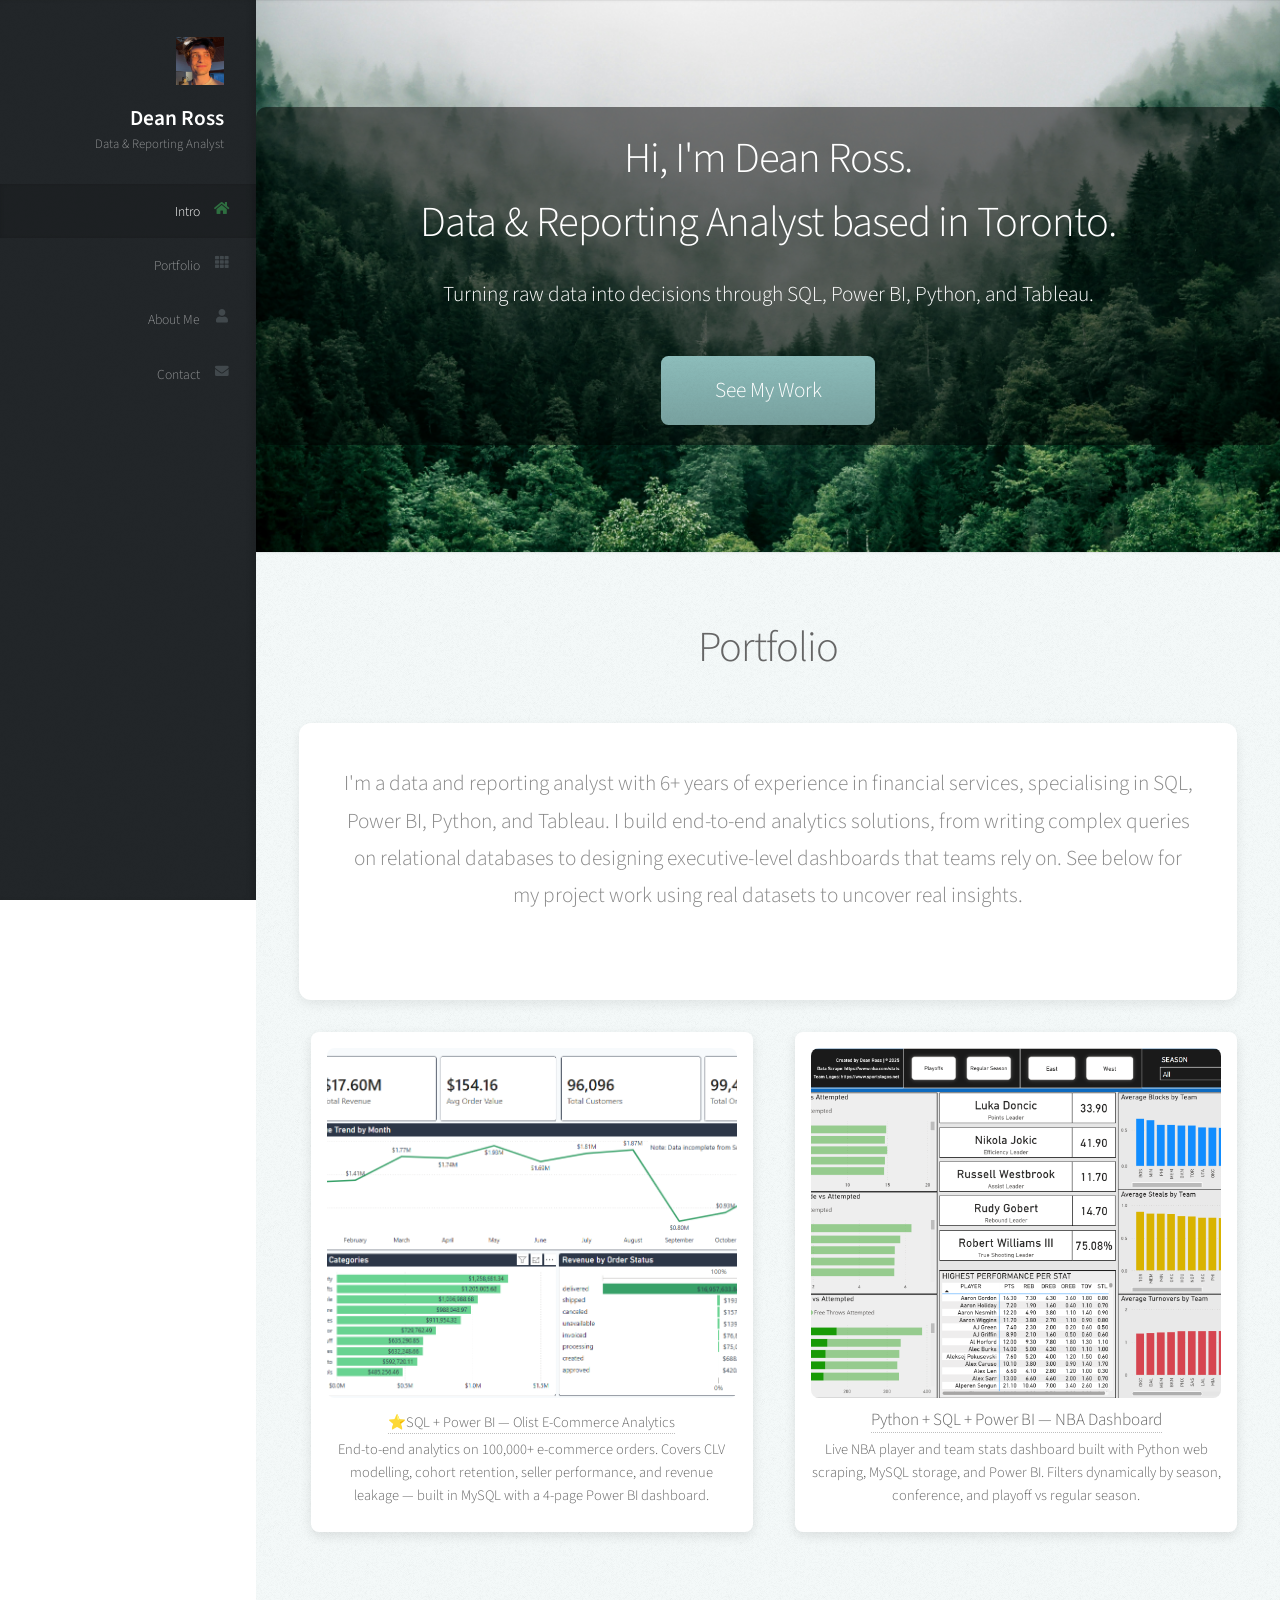
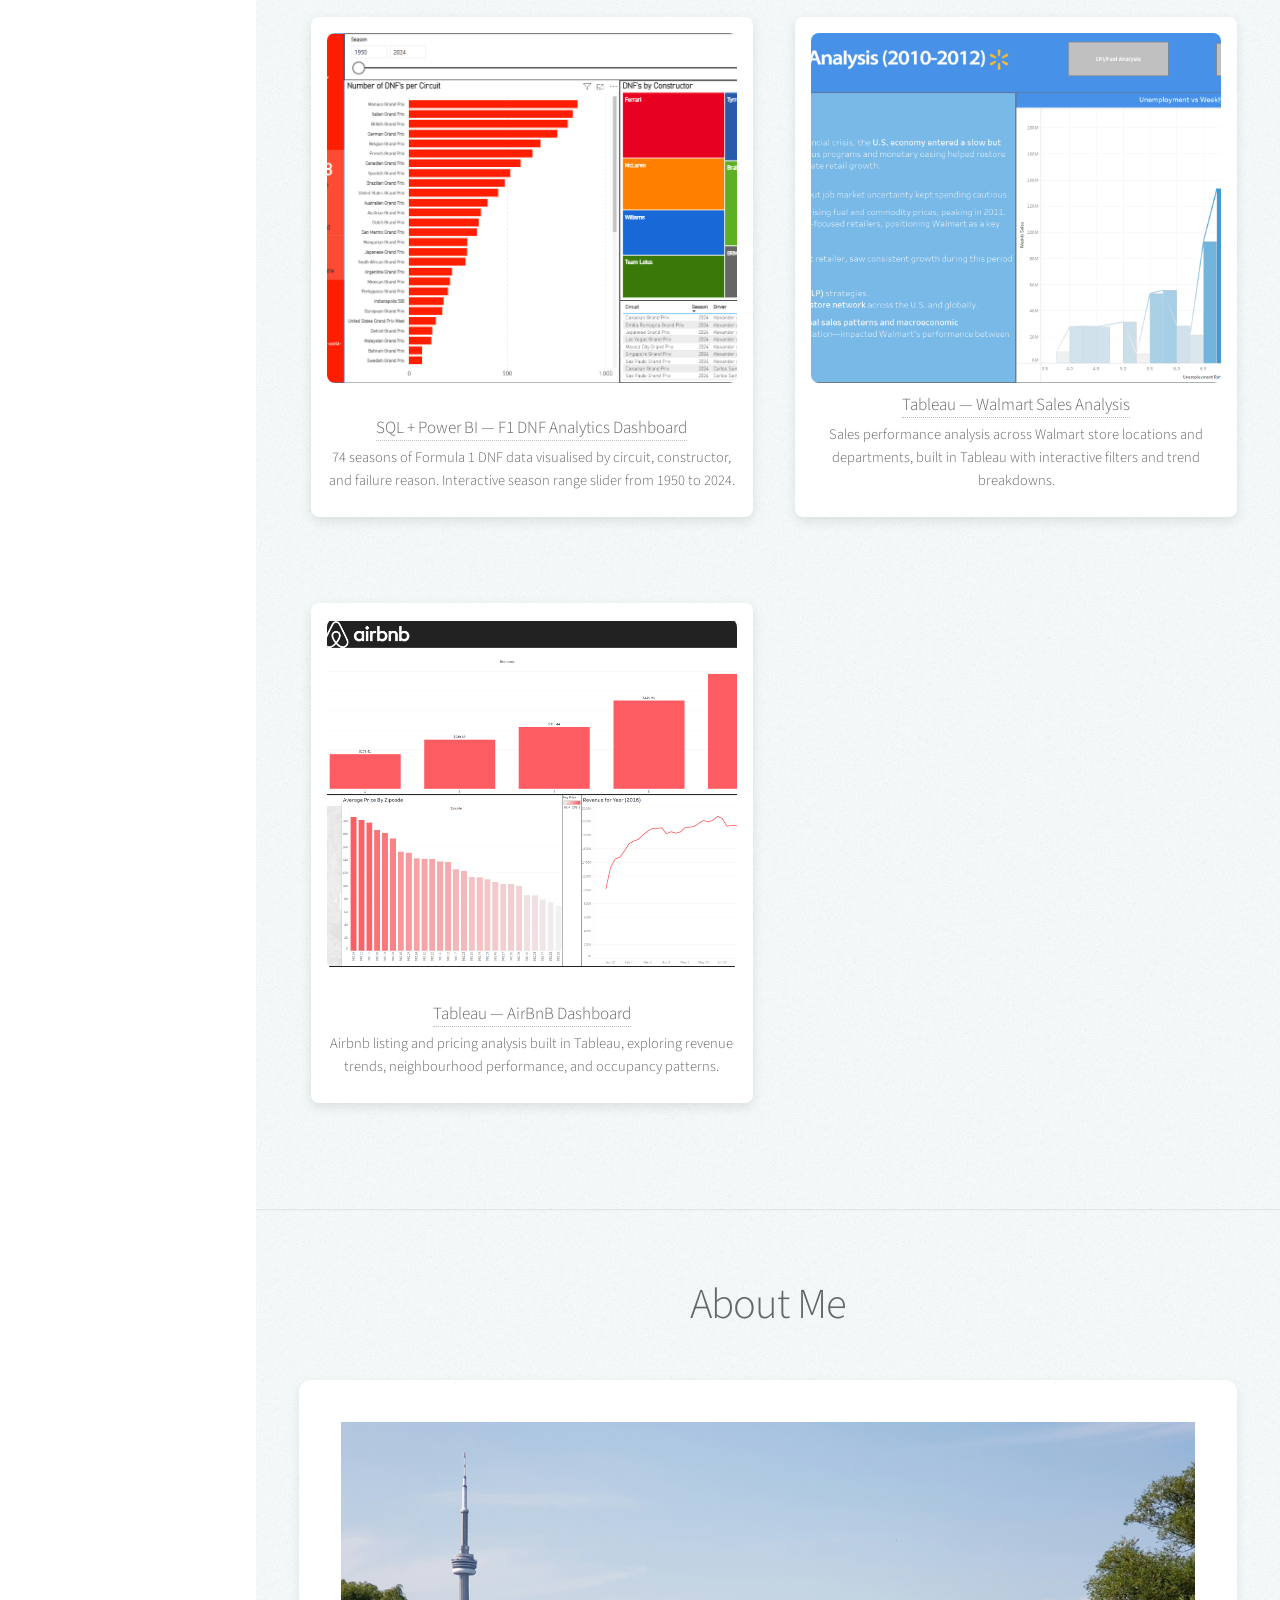
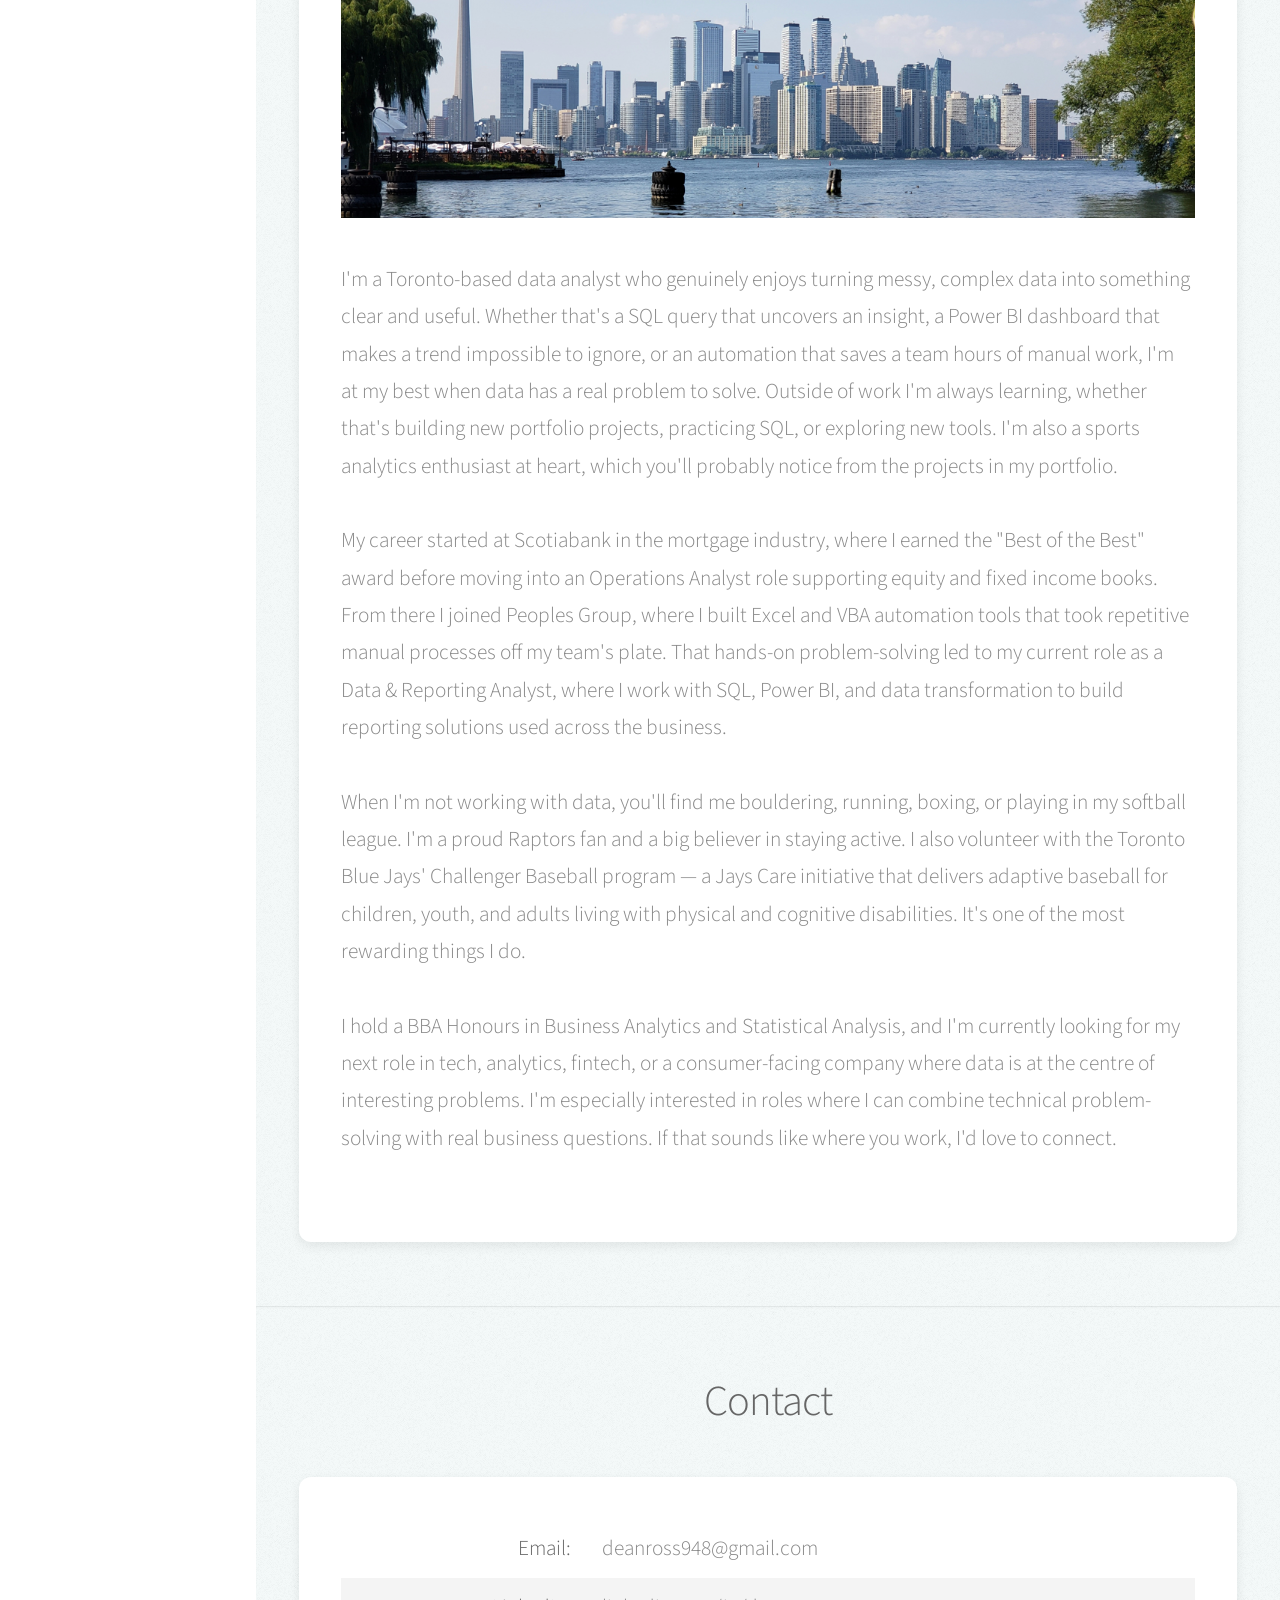
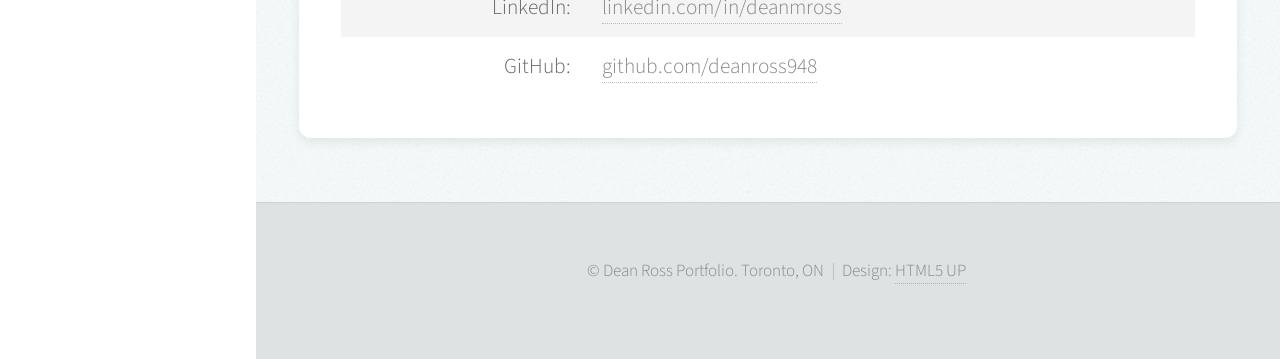
<file: index.html>
<!DOCTYPE HTML>
<!--
	Prologue by HTML5 UP — modified by Dean Ross
-->
<html>
	<head>
		<title>Dean Ross — Data Analyst Portfolio</title>
		<meta charset="utf-8" />
		<meta name="viewport" content="width=device-width, initial-scale=1, user-scalable=no" />
		<link rel="stylesheet" href="assets/css/main.css" />
	</head>
	<body class="is-preload">

		<!-- Header -->
		<div id="header">
			<div class="top">

				<!-- Logo -->
				<div id="logo">
					<span class="image avatar48"><img src="images/me.jpeg" alt="" /></span>
					<h1 id="title">Dean Ross</h1>
					<p>Data & Reporting Analyst</p>
				</div>

				<!-- Nav -->
				<nav id="nav">
					<ul>
						<li><a href="#top" id="top-link"><span class="icon solid fa-home">Intro</span></a></li>
						<li><a href="#portfolio" id="portfolio-link"><span class="icon solid fa-th">Portfolio</span></a></li>
						<li><a href="#about" id="about-link"><span class="icon solid fa-user">About Me</span></a></li>
						<li><a href="#contact" id="contact-link"><span class="icon solid fa-envelope">Contact</span></a></li>
					</ul>
				</nav>

			</div>
		</div>

		<!-- Main -->
		<div id="main">

			<!-- Intro -->
			<section id="top" class="one dark cover" style="background-image: url('images/forest1.jpg'); background-size: cover; background-position: center; position: relative;">
				<div class="container" style="background-color: rgba(0, 0, 0, 0.5); padding: 20px; border-radius: 10px;">
					<header>
						<h2 class="alt" style="color: #ffffff;">Hi, I'm <strong>Dean Ross.</strong><br />
						Data & Reporting Analyst based in Toronto.</h2>
						<p style="color: #ffffff;">Turning raw data into decisions through SQL, Power BI, Python, and Tableau.</p>
					</header>
					<footer>
						<a href="#portfolio" class="button scrolly">See My Work</a>
					</footer>
				</div>
			</section>

			<!-- Portfolio -->
			<section id="portfolio" class="two">
				<div class="container">

					<header>
						<h2>Portfolio</h2>
					</header>

					<div class="about-box">
						<p>I'm a data and reporting analyst with 6+ years of experience in financial services, specialising in SQL, Power BI, Python, and Tableau. I build end-to-end analytics solutions, from writing complex queries on relational databases to designing executive-level dashboards that teams rely on. See below for my project work using real datasets to uncover real insights.</p>
					</div>

<div class="row uniform-gallery">

						<!-- FEATURED: Olist -->
						<article class="item">
							<a href="https://github.com/deanross948/olist-ecommerce-analysis" target="_blank" class="image fit">
								<img src="images/olist_dashboard.png" alt="Olist E-Commerce Analytics" />
							</a>
							<header style="padding: 0.5em 0;">
								<h3 style="font-size: 0.85em;"><a href="https://github.com/deanross948/olist-ecommerce-analysis" target="_blank">⭐SQL + Power BI — Olist E-Commerce Analytics</a></h3>
								<p style="font-size: 0.85em; color: #666; line-height: 1.6; margin-top: 0.3em;">End-to-end analytics on 100,000+ e-commerce orders. Covers CLV modelling, cohort retention, seller performance, and revenue leakage — built in MySQL with a 4-page Power BI dashboard.</p>
							</header>
						</article>

						<!-- NBA -->
						<article class="item" style="margin-bottom: 2em;">
							<a href="https://github.com/deanross948/NBA_Dashboard" target="_blank" class="image fit">
								<img src="images/NBA_dashboard.png" alt="NBA Dashboard" />
							</a>
							<header style="padding: 0.5em 0;">
								<h3><a href="https://github.com/deanross948/NBA_Dashboard" target="_blank">Python + SQL + Power BI — NBA Dashboard</a></h3>
								<p style="font-size: 0.85em; color: #666; line-height: 1.6; margin-top: 0.3em;">Live NBA player and team stats dashboard built with Python web scraping, MySQL storage, and Power BI. Filters dynamically by season, conference, and playoff vs regular season.</p>
							</header>
						</article>

						<!-- F1 -->
						<article class="item" style="margin-bottom: 2em;">
							<a href="https://github.com/deanross948/F1_Dashboard" target="_blank" class="image fit">
								<img src="images/F1_dashboard.png" alt="F1 Dashboard" />
							</a>
							<header style="padding: 0.5em 0;">
								<h3><a href="https://github.com/deanross948/F1_Dashboard" target="_blank">SQL + Power BI — F1 DNF Analytics Dashboard</a></h3>
								<p style="font-size: 0.85em; color: #666; line-height: 1.6; margin-top: 0.3em;">74 seasons of Formula 1 DNF data visualised by circuit, constructor, and failure reason. Interactive season range slider from 1950 to 2024.</p>
							</header>
						</article>

						<!-- Walmart Tableau -->
						<article class="item" style="margin-bottom: 2em;">
							<a href="https://public.tableau.com/views/Walmart_Sales_Analysis_17482136861500/MainMenu?:language=en-US&publish=yes&:sid=&:redirect=auth&:display_count=n&:origin=viz_share_link" target="_blank" class="image fit">
								<img src="images/walmart_tableau.png" alt="Walmart Analysis" />
							</a>
							<header style="padding: 0.5em 0;">
								<h3><a href="https://public.tableau.com/views/Walmart_Sales_Analysis_17482136861500/MainMenu?:language=en-US&publish=yes&:sid=&:redirect=auth&:display_count=n&:origin=viz_share_link" target="_blank">Tableau — Walmart Sales Analysis</a></h3>
								<p style="font-size: 0.85em; color: #666; line-height: 1.6; margin-top: 0.3em;">Sales performance analysis across Walmart store locations and departments, built in Tableau with interactive filters and trend breakdowns.</p>
							</header>
						</article>

						<!-- AirBnB Tableau -->
						<article class="item" style="margin-bottom: 2em;">
							<a href="https://public.tableau.com/views/AirBnBDashboard_17483737178880/AirBnBDashboard?:language=en-US&:sid=&:redirect=auth&:display_count=n&:origin=viz_share_link" target="_blank" class="image fit">
								<img src="images/airbnb_tableau.png" alt="AirBnB Dashboard" />
							</a>
							<header style="padding: 0.5em 0;">
								<h3><a href="https://public.tableau.com/views/AirBnBDashboard_17483737178880/AirBnBDashboard?:language=en-US&:sid=&:redirect=auth&:display_count=n&:origin=viz_share_link" target="_blank">Tableau — AirBnB Dashboard</a></h3>
								<p style="font-size: 0.85em; color: #666; line-height: 1.6; margin-top: 0.3em;">Airbnb listing and pricing analysis built in Tableau, exploring revenue trends, neighbourhood performance, and occupancy patterns.</p>
							</header>
						</article>

					</div>
				</div>
			</section>

			<!-- About Me -->
			<section id="about" class="three">
				<div class="container">

					<header>
						<h2>About Me</h2>
					</header>

					<div class="about-box">
						<a class="image featured"><img src="images/toronto.png" alt="Toronto" /></a>
						<p style="text-align: left;">
							I'm a Toronto-based data analyst who genuinely enjoys turning messy, complex data into something clear and useful. Whether that's a SQL query that uncovers an insight, a Power BI dashboard that makes a trend impossible to ignore, or an automation that saves a team hours of manual work, I'm at my best when data has a real problem to solve. Outside of work I'm always learning, whether that's building new portfolio projects, practicing SQL, or exploring new tools. I'm also a sports analytics enthusiast at heart, which you'll probably notice from the projects in my portfolio.
							<br><br>
							My career started at Scotiabank in the mortgage industry, where I earned the "Best of the Best" award before moving into an Operations Analyst role supporting equity and fixed income books. From there I joined Peoples Group, where I built Excel and VBA automation tools that took repetitive manual processes off my team's plate. That hands-on problem-solving led to my current role as a Data & Reporting Analyst, where I work with SQL, Power BI, and data transformation to build reporting solutions used across the business.
							<br><br>
							When I'm not working with data, you'll find me bouldering, running, boxing, or playing in my softball league. I'm a proud Raptors fan and a big believer in staying active. I also volunteer with the Toronto Blue Jays' Challenger Baseball program — a Jays Care initiative that delivers adaptive baseball for children, youth, and adults living with physical and cognitive disabilities. It's one of the most rewarding things I do.
							<br><br>
							I hold a BBA Honours in Business Analytics and Statistical Analysis, and I'm currently looking for my next role in tech, analytics, fintech, or a consumer-facing company where data is at the centre of interesting problems. I'm especially interested in roles where I can combine technical problem-solving with real business questions. If that sounds like where you work, I'd love to connect.
						</p>
					</div>
				</div>
			</section>

			<!-- Contact -->
			<section id="contact" class="four">
				<div class="container">

					<header>
						<h2>Contact</h2>
					</header>

					<div class="about-box">
						<div style="text-align: center;">
							<table style="margin: 0 auto;">
								<tr>
									<td style="text-align: right; padding-right: 10px;"><strong>Email:</strong></td>
									<td style="text-align: left;">deanross948@gmail.com</td>
								</tr>
								<tr>
									<td style="text-align: right; padding-right: 10px;"><strong>LinkedIn:</strong></td>
									<td style="text-align: left;"><a href="https://www.linkedin.com/in/deanmross/" target="_blank">linkedin.com/in/deanmross</a></td>
								</tr>
								<tr>
									<td style="text-align: right; padding-right: 10px;"><strong>GitHub:</strong></td>
									<td style="text-align: left;"><a href="https://github.com/deanross948" target="_blank">github.com/deanross948</a></td>
								</tr>
							</table>
						</div>
					</div>

				</div>
			</section>

		</div>

		<!-- Footer -->
		<div id="footer">
			<ul class="copyright">
				<li>&copy; Dean Ross Portfolio. Toronto, ON</li><li>Design: <a href="http://html5up.net">HTML5 UP</a></li>
			</ul>
		</div>

		<!-- Scripts -->
		<script src="assets/js/jquery.min.js"></script>
		<script src="assets/js/jquery.scrolly.min.js"></script>
		<script src="assets/js/jquery.scrollex.min.js"></script>
		<script src="assets/js/browser.min.js"></script>
		<script src="assets/js/breakpoints.min.js"></script>
		<script src="assets/js/util.js"></script>
		<script src="assets/js/main.js"></script>

	</body>
</html>
</file>
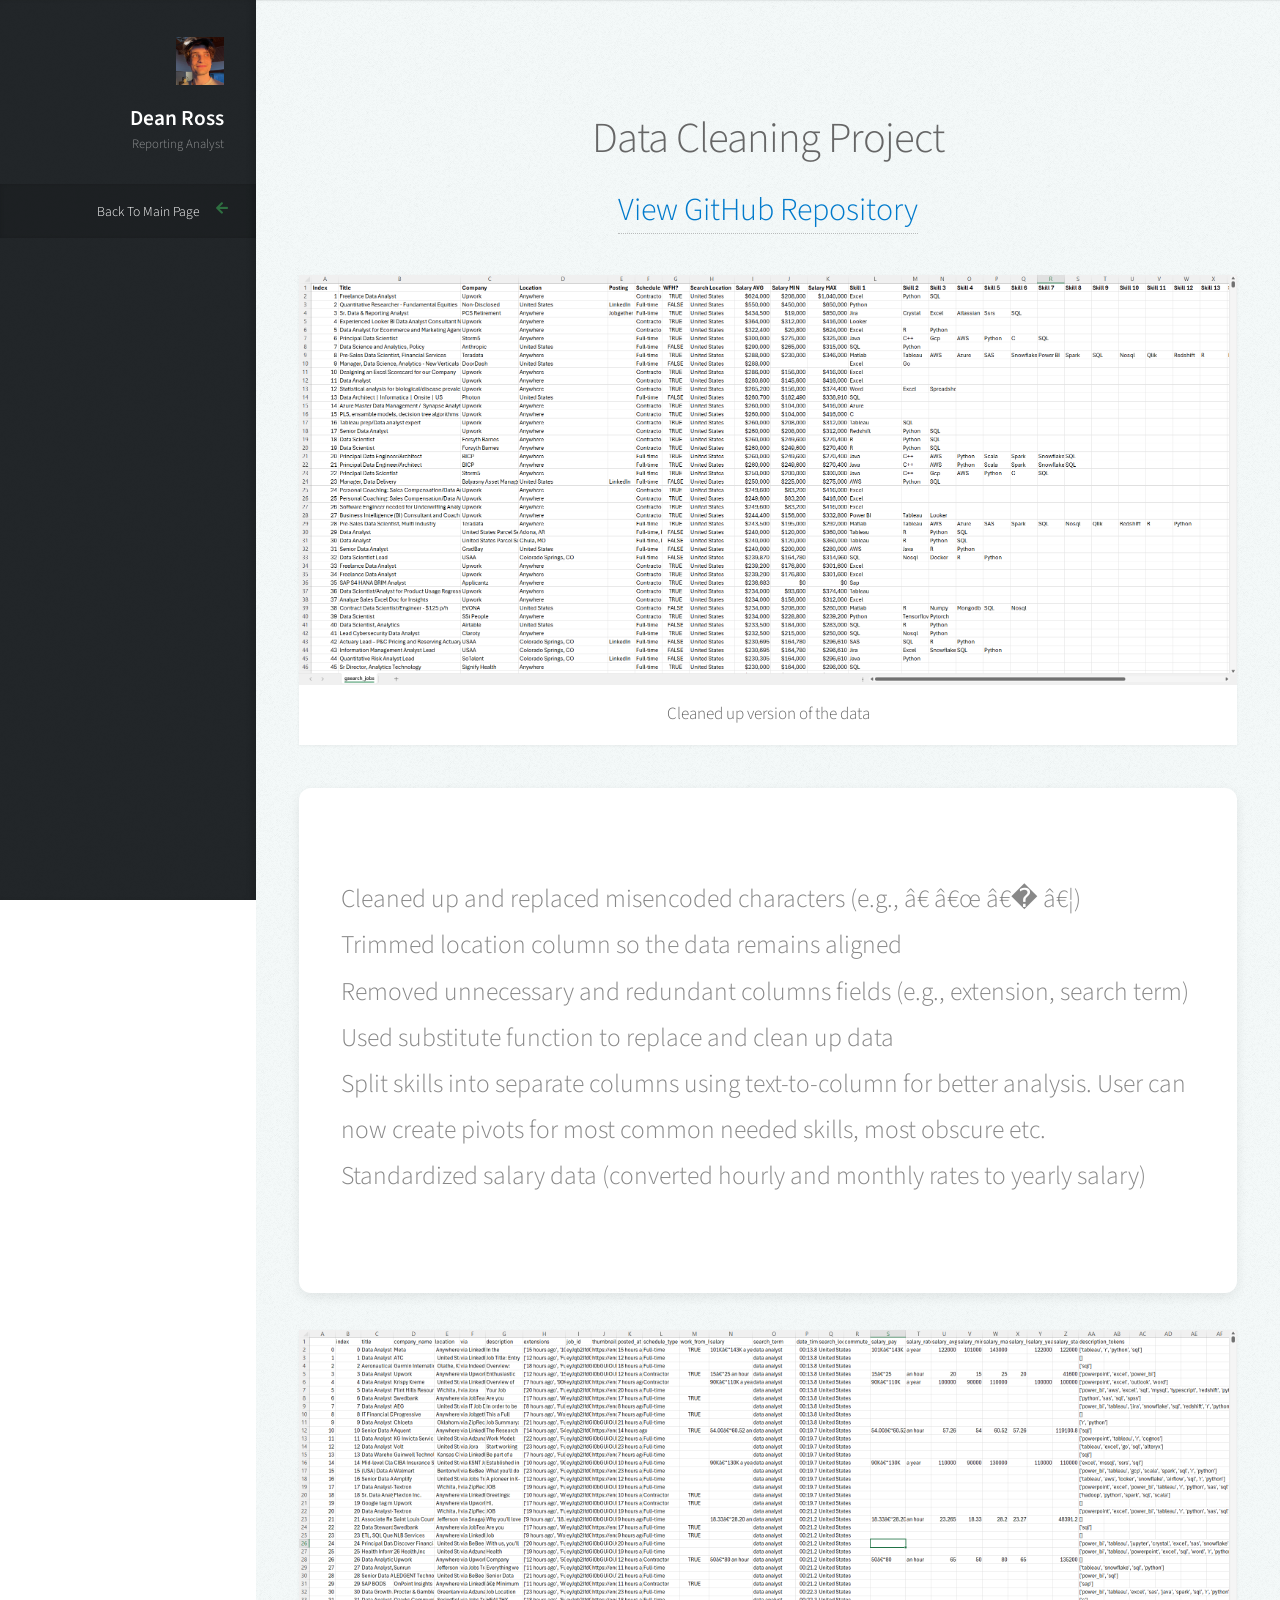
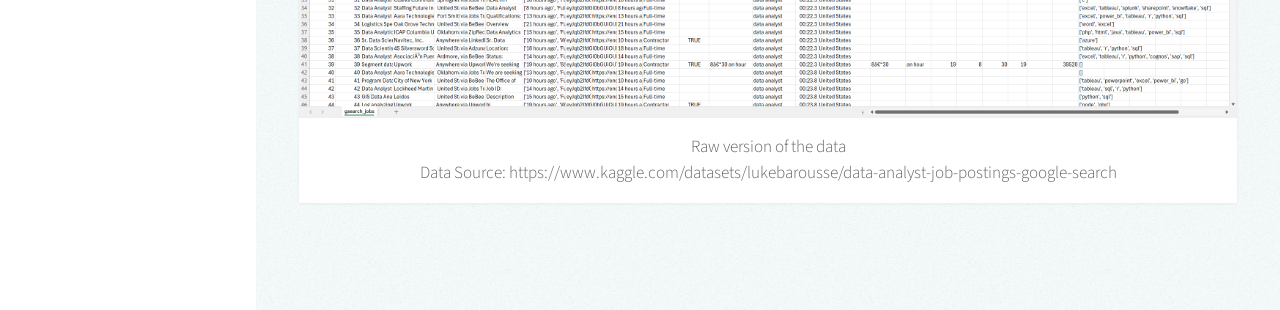
<file: data-cleaning.html>
<!DOCTYPE HTML>
<!--
	Prologue by HTML5 UP
	html5up.net | @ajlkn
	Free for personal and commercial use under the CCA 3.0 license (html5up.net/license)
-->
<html>
	<head>
		<title>Dean Ross Portfolio</title>
		<meta charset="utf-8" />
		<meta name="viewport" content="width=device-width, initial-scale=1, user-scalable=no" />
		<link rel="stylesheet" href="assets/css/main.css" />
	</head>
	<body class="is-preload">

		<!-- Header -->
			<div id="header">

				<div class="top">

					<!-- Logo -->
						<div id="logo">
							<span class="image avatar48"><img src="images/me.jpeg" alt="" /></span>
							<h1 id="title">Dean Ross</h1>
							<p>Reporting Analyst</p>
						</div>

					<!-- Nav -->
						<nav id="nav">
							<ul>
                                <li><a href="index.html" id="portfolio-link" class="scrolly active" style="-webkit-tap-highlight-color: rgba(0, 0, 0, 0);"><span class="icon solid fa-arrow-left">Back To Main Page</span></a>
								<a href="index.html" id="portfolio-link"></a></li>
							</ul>
						</nav>

				</div>
			</div>

		<!-- Main -->
			<div id="main">

				<!-- Portfolio -->
					<section id="portfolio" class="two">
                        <div class="container" style="max-width: 100%; padding: 2em;">

                            <header style="text-align: center;">
                                <h2>Data Cleaning Project</h2>
                                <p><a href="https://github.com/deanross948/data-cleaning-project" target="_blank" style="font-size: 2rem; color: #007acc;">View GitHub Repository</a></p>
                            </header>

                            <div class="row" style="display: flex; justify-content: center; gap: 2em; flex-wrap: wrap;">
                                <div class="col-4 col-12-mobile" style="flex: 1 1 100%; max-width: 100%;">
                                    <article class="item" style="text-align: center;">
                                        <a class="image fit"><img src="images/Jobs_cleaned.png" alt="" style="width: 100%; height: auto;" /></a>
                                        <header>
                                            <h3>Cleaned up version of the data</h3>
                                        </header>
                                    </article>
                                </div>
                            </div>
							<div class="about-box">
                            <p style="font-size: 1.2em; line-height: 1.8em; text-align: left;"> 
                               <br> Cleaned up and replaced misencoded characters (e.g., â€ â€œ â€� â€¦) <br>
                                Trimmed location column so the data remains aligned <br>
                                Removed unnecessary and redundant columns fields (e.g., extension, search term) <br>
                                Used substitute function to replace and clean up data<br>
                                Split skills into separate columns  using text-to-column for better analysis. User can now create pivots for most common needed skills, most obscure etc.<br>
                                Standardized salary data (converted hourly and monthly rates to yearly salary) <br>
                            </p>
						</div><br>
                            <div class="row" style="display: flex; justify-content: center; gap: 2em; flex-wrap: wrap;">
                                <div class="col-4 col-12-mobile" style="flex: 1 1 100%; max-width: 100%;">
                                    <article class="item" style="text-align: center;">
                                        <a class="image fit"><img src="images/Jobs_raw.png" alt="" style="width: 100%; height: auto;" /></a>
                                        <header>
                                            <h3>Raw version of the data <br>
                                            Data Source: https://www.kaggle.com/datasets/lukebarousse/data-analyst-job-postings-google-search</h3>
                                        </header>
                                    </article>
                                </div>
                            </div>
                        </div>


		<!-- Scripts -->
			<script src="assets/js/jquery.min.js"></script>
			<script src="assets/js/jquery.scrolly.min.js"></script>
			<script src="assets/js/jquery.scrollex.min.js"></script>
			<script src="assets/js/browser.min.js"></script>
			<script src="assets/js/breakpoints.min.js"></script>
			<script src="assets/js/util.js"></script>
			<script src="assets/js/main.js"></script>

	</body>
</html>
</file>
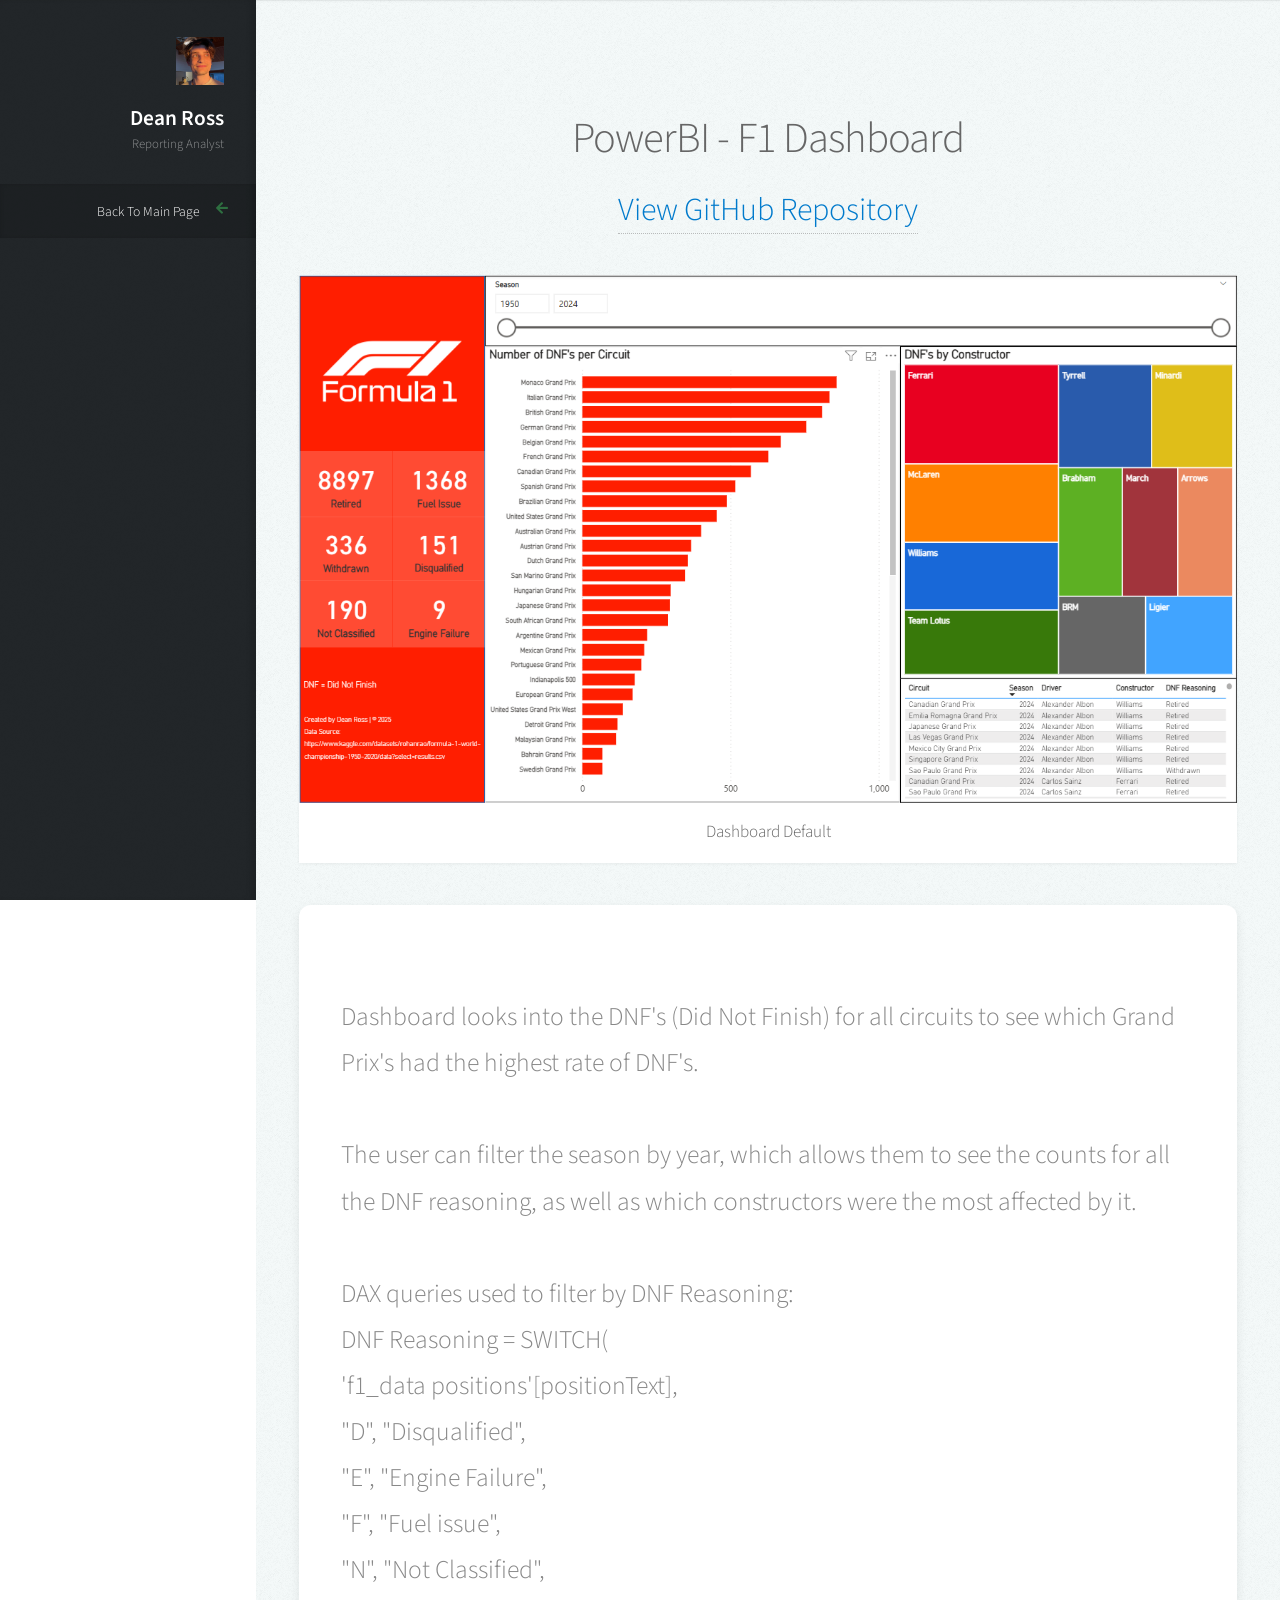
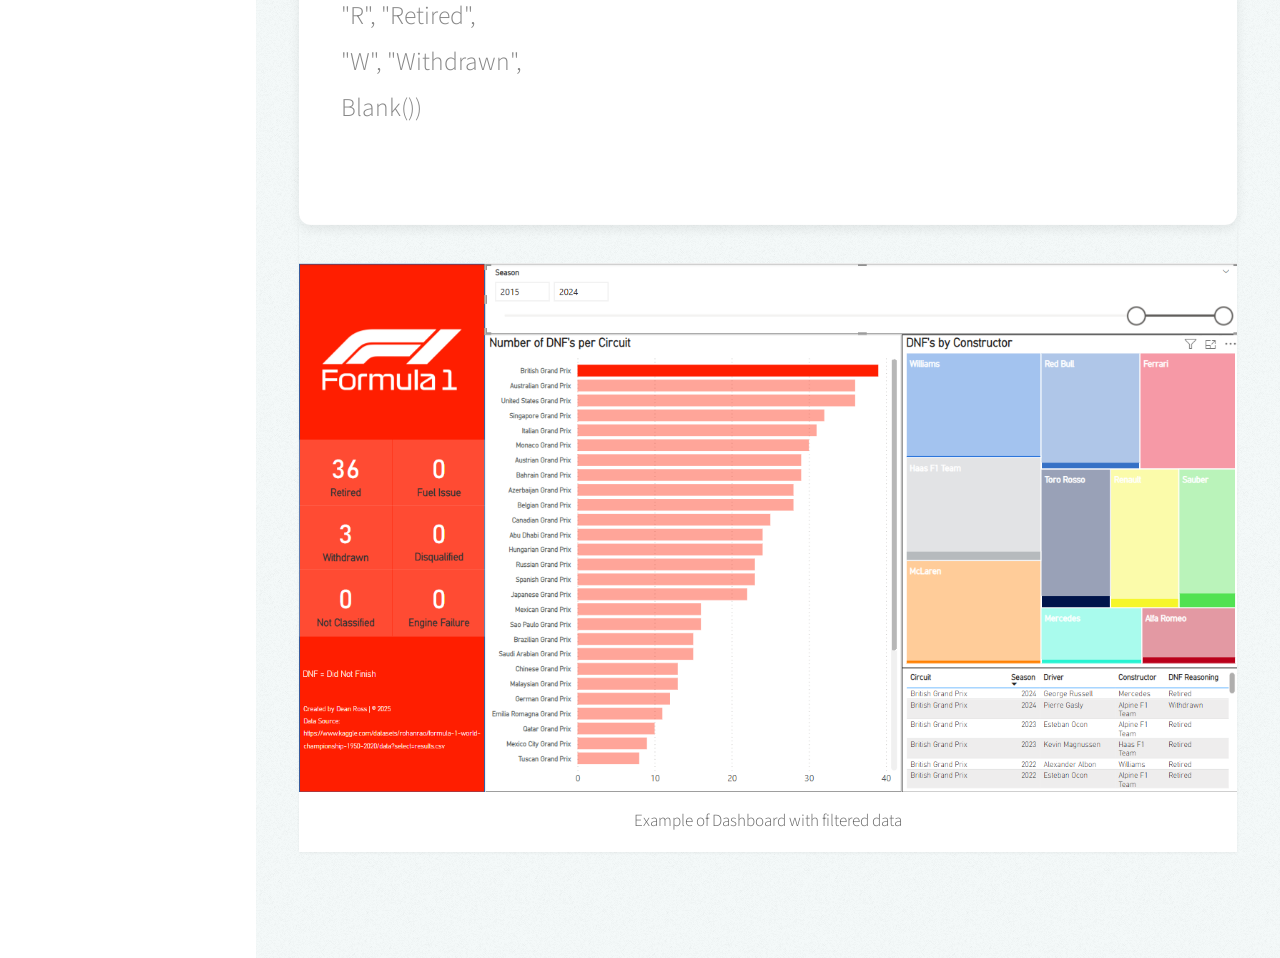
<file: f1.html>
<!DOCTYPE HTML>
<!--
	Prologue by HTML5 UP
	html5up.net | @ajlkn
	Free for personal and commercial use under the CCA 3.0 license (html5up.net/license)
-->
<html>
	<head>
		<title>Dean Ross Portfolio</title>
		<meta charset="utf-8" />
		<meta name="viewport" content="width=device-width, initial-scale=1, user-scalable=no" />
		<link rel="stylesheet" href="assets/css/main.css" />
	</head>
	<body class="is-preload">

		<!-- Header -->
			<div id="header">

				<div class="top">

					<!-- Logo -->
						<div id="logo">
							<span class="image avatar48"><img src="images/me.jpeg" alt="" /></span>
							<h1 id="title">Dean Ross</h1>
							<p>Reporting Analyst</p>
						</div>

					<!-- Nav -->
						<nav id="nav">
							<ul>
                                <li><a href="index.html" id="portfolio-link" class="scrolly active" style="-webkit-tap-highlight-color: rgba(0, 0, 0, 0);"><span class="icon solid fa-arrow-left">Back To Main Page</span></a>
								<a href="index.html" id="portfolio-link"></a></li>
							</ul>
						</nav>

				</div>
			</div>

		<!-- Main -->
			<div id="main">

				<!-- Portfolio -->
					<section id="portfolio" class="two">
                        <div class="container" style="max-width: 100%; padding: 2em;">

                            <header style="text-align: center;">
                                <h2>PowerBI - F1 Dashboard</h2>
                                <p><a href="https://github.com/deanross948/F1_Dashboard" target="_blank" style="font-size: 2rem; color: #007acc;">View GitHub Repository</a></p>
                            </header>

                            <div class="row" style="display: flex; justify-content: center; gap: 2em; flex-wrap: wrap;">
                                <div class="col-4 col-12-mobile" style="flex: 1 1 100%; max-width: 100%;">
                                    <article class="item" style="text-align: center;">
                                        <a class="image fit"><img src="images/F1_dashboard.png" alt="" style="width: 100%; height: auto;" /></a>
                                        <header>
                                            <h3>Dashboard Default</h3>
                                        </header>
                                    </article>
                                </div>
                            </div>
                            <div class="about-box">
                            <p style="font-size: 1.2em; line-height: 1.8em; text-align: left;"> 
                               <br> Dashboard looks into the DNF's (Did Not Finish) for all circuits to see which Grand Prix's had the highest rate of DNF's.<br><br>
                                The user can filter the season by year, which allows them to see the counts for all the DNF reasoning, as well as which constructors were the most affected by it.<br><br>
                                DAX queries used to filter by DNF Reasoning: <br>
                                
                                DNF Reasoning = SWITCH( <br>
                                    'f1_data positions'[positionText],<br>
                                    "D", "Disqualified",<br>
                                    "E", "Engine Failure",<br>
                                    "F", "Fuel issue",<br>
                                    "N", "Not Classified",<br>
                                    "R", "Retired",<br>
                                    "W", "Withdrawn",<br>
                                    Blank()) 
                            </p>
                        </div>
                            <div class="row" style="display: flex; justify-content: center; gap: 2em; flex-wrap: wrap;">
                                <div class="col-4 col-12-mobile" style="flex: 1 1 100%; max-width: 100%;">
                                    <article class="item" style="text-align: center;"><br>
                                        <a class="image fit"><img src="images/F1_DashBoard_Filtered.png" alt="" style="width: 100%; height: auto;" /></a>
                                        <header>
                                            <h3>Example of Dashboard with filtered data</h3>
                                        </header>
                                    </article>
                                </div>
                            </div>


		<!-- Scripts -->
			<script src="assets/js/jquery.min.js"></script>
			<script src="assets/js/jquery.scrolly.min.js"></script>
			<script src="assets/js/jquery.scrollex.min.js"></script>
			<script src="assets/js/browser.min.js"></script>
			<script src="assets/js/breakpoints.min.js"></script>
			<script src="assets/js/util.js"></script>
			<script src="assets/js/main.js"></script>

	</body>
</html>
</file>
<file: assets/css/main.css>
@import url("fontawesome-all.min.css");
@import url("https://fonts.googleapis.com/css?family=Source+Sans+Pro:300,300italic,400,600");

/*
	Prologue by HTML5 UP
	html5up.net | @ajlkn
	Free for personal and commercial use under the CCA 3.0 license (html5up.net/license)
*/

html, body, div, span, applet, object,
iframe, h1, h2, h3, h4, h5, h6, p, blockquote,
pre, a, abbr, acronym, address, big, cite,
code, del, dfn, em, img, ins, kbd, q, s, samp,
small, strike, strong, sub, sup, tt, var, b,
u, i, center, dl, dt, dd, ol, ul, li, fieldset,
form, label, legend, table, caption, tbody,
tfoot, thead, tr, th, td, article, aside,
canvas, details, embed, figure, figcaption,
footer, header, hgroup, menu, nav, output, ruby,
section, summary, time, mark, audio, video {
	margin: 0;
	padding: 0;
	border: 0;
	font-size: 100%;
	font: inherit;
	vertical-align: baseline;}

article, aside, details, figcaption, figure,
footer, header, hgroup, menu, nav, section {
	display: block;}

body {
	line-height: 1;
}

ol, ul {
	list-style: none;
}

blockquote, q {
	quotes: none;
}

	blockquote:before, blockquote:after, q:before, q:after {
		content: '';
		content: none;
	}

table {
	border-collapse: collapse;
	border-spacing: 0;
}

body {
	-webkit-text-size-adjust: none;
}

mark {
	background-color: transparent;
	color: inherit;
}

input::-moz-focus-inner {
	border: 0;
	padding: 0;
}

input, select, textarea {
	-moz-appearance: none;
	-webkit-appearance: none;
	-ms-appearance: none;
	appearance: none;
}

/* Basic */

	html {
		box-sizing: border-box;
	}

	*, *:before, *:after {
		box-sizing: inherit;
	}

	body {
		background: #fff;
		font-family: 'Source Sans Pro', sans-serif;
		font-size: 19pt;
		font-weight: 300;
		line-height: 1.75em;
		color: #888;
	}

		body.is-preload *, body.is-preload *:before, body.is-preload *:after {
			-moz-animation: none !important;
			-webkit-animation: none !important;
			-ms-animation: none !important;
			animation: none !important;
			-moz-transition: none !important;
			-webkit-transition: none !important;
			-ms-transition: none !important;
			transition: none !important;
		}

	input, textarea, select {
		font-family: 'Source Sans Pro', sans-serif;
		font-size: 19pt;
		font-weight: 300;
		line-height: 1.75em;
		color: #888;
	}

	h1, h2, h3, h4, h5, h6 {
		font-weight: 300;
		color: #666;
		line-height: 1.5em;
	}

	h1 a, h2 a, h3 a, h4 a, h5 a, h6 a {
		color: inherit;
		text-decoration: none;
	}

		h1 a strong, h2 a strong, h3 a strong, h4 a strong, h5 a strong, h6 a strong {
			color: #333;
		}

	h2 {
		font-size: 2em;
		letter-spacing: -1px;
	}

		h2.alt {
			color: #888;
		}

			h2.alt strong {
				color: #666;
			}

	h3 {
		font-size: 1.5em;
	}

	header {
		margin: 0 0 2em 0;
	}

		header > p {
			margin: 1em 0 0 0;
		}

	footer {
		margin: 2em 0 0 0;
	}

	strong, b {
		font-weight: 300;
		color: #666;
	}

	em, i {
		font-style: italic;
	}

	a {
		text-decoration: none;
		color: inherit;
		border-bottom: dotted 1px rgba(128, 128, 128, 0.5);
		-moz-transition: color 0.35s ease-in-out, border-bottom-color 0.35s ease-in-out;
		-webkit-transition: color 0.35s ease-in-out, border-bottom-color 0.35s ease-in-out;
		-ms-transition: color 0.35s ease-in-out, border-bottom-color 0.35s ease-in-out;
		transition: color 0.35s ease-in-out, border-bottom-color 0.35s ease-in-out;
		outline: 0;
	}

		a:hover {
			color: #E27689;
			border-bottom-color: rgba(255, 255, 255, 0);
		}

	sub {
		position: relative;
		top: 0.5em;
		font-size: 0.8em;
	}

	sup {
		position: relative;
		top: -0.5em;
		font-size: 0.8em;
	}

	hr {
		border: 0;
		border-top: solid 1px #ddd;
	}

	blockquote {
		border-left: solid 0.5em #ddd;
		padding: 1em 0 1em 2em;
		font-style: italic;
	}

	p, ul, ol, dl, table {
		margin-bottom: 2em;
	}

	br.clear {
		clear: both;
	}

/* Container */

	.container {
		margin: 0 auto;
		max-width: 100%;
		width: 1400px;
	}

		@media screen and (min-width: 961px) and (max-width: 1880px) {

			.container {
				width: 1200px;
			}

		}

		@media screen and (min-width: 961px) and (max-width: 1620px) {

			.container {
				width: 960px;
			}

		}

		@media screen and (min-width: 961px) and (max-width: 1320px) {

			.container {
				width: 100%;
			}

		}

		@media screen and (max-width: 960px) {

			.container {
				width: 100%;
			}

		}

		@media screen and (max-width: 736px) {

			.container {
				width: 100%;
			}

		}

/* Row */

	.row {
		display: flex;
		flex-wrap: wrap;
		box-sizing: border-box;
		align-items: stretch;
	}

		.row > * {
			box-sizing: border-box;
		}

		.row.gtr-uniform > * > :last-child {
			margin-bottom: 0;
		}

		.row.aln-left {
			justify-content: flex-start;
		}

		.row.aln-center {
			justify-content: center;
		}

		.row.aln-right {
			justify-content: flex-end;
		}

		.row.aln-top {
			align-items: flex-start;
		}

		.row.aln-middle {
			align-items: center;
		}

		.row.aln-bottom {
			align-items: flex-end;
		}

		.row > .imp {
			order: -1;
		}

		.row > .col-1 {
			width: 8.33333%;
		}

		.row > .off-1 {
			margin-left: 8.33333%;
		}

		.row > .col-2 {
			width: 16.66667%;
		}

		.row > .off-2 {
			margin-left: 16.66667%;
		}

		.row > .col-3 {
			width: 25%;
		}

		.row > .off-3 {
			margin-left: 25%;
		}

		.row > .col-4 {
			width: 33.33333%;
		}

		.row > .off-4 {
			margin-left: 33.33333%;
		}

		.row > .col-5 {
			width: 41.66667%;
		}

		.row > .off-5 {
			margin-left: 41.66667%;
		}

		.row > .col-6 {
			width: 50%;
		}

		.row > .off-6 {
			margin-left: 50%;
		}

		.row > .col-7 {
			width: 58.33333%;
		}

		.row > .off-7 {
			margin-left: 58.33333%;
		}

		.row > .col-8 {
			width: 66.66667%;
		}

		.row > .off-8 {
			margin-left: 66.66667%;
		}

		.row > .col-9 {
			width: 75%;
		}

		.row > .off-9 {
			margin-left: 75%;
		}

		.row > .col-10 {
			width: 83.33333%;
		}

		.row > .off-10 {
			margin-left: 83.33333%;
		}

		.row > .col-11 {
			width: 91.66667%;
		}

		.row > .off-11 {
			margin-left: 91.66667%;
		}

		.row > .col-12 {
			width: 100%;
		}

		.row > .off-12 {
			margin-left: 100%;
		}

		.row.gtr-0 {
			margin-top: 0px;
			margin-left: 0px;
		}

			.row.gtr-0 > * {
				padding: 0px 0 0 0px;
			}

			.row.gtr-0.gtr-uniform {
				margin-top: 0px;
			}

				.row.gtr-0.gtr-uniform > * {
					padding-top: 0px;
				}

		.row.gtr-25 {
			margin-top: -10px;
			margin-left: -10px;
		}

			.row.gtr-25 > * {
				padding: 10px 0 0 10px;
			}

			.row.gtr-25.gtr-uniform {
				margin-top: -10px;
			}

				.row.gtr-25.gtr-uniform > * {
					padding-top: 10px;
				}

		.row.gtr-50 {
			margin-top: -20px;
			margin-left: -20px;
		}

			.row.gtr-50 > * {
				padding: 20px 0 0 20px;
			}

			.row.gtr-50.gtr-uniform {
				margin-top: -20px;
			}

				.row.gtr-50.gtr-uniform > * {
					padding-top: 20px;
				}

		.row {
			margin-top: -40px;
			margin-left: -40px;
		}

			.row > * {
				padding: 40px 0 0 40px;
			}

			.row.gtr-uniform {
				margin-top: -40px;
			}

				.row.gtr-uniform > * {
					padding-top: 40px;
				}

		.row.gtr-150 {
			margin-top: -60px;
			margin-left: -60px;
		}

			.row.gtr-150 > * {
				padding: 60px 0 0 60px;
			}

			.row.gtr-150.gtr-uniform {
				margin-top: -60px;
			}

				.row.gtr-150.gtr-uniform > * {
					padding-top: 60px;
				}

		.row.gtr-200 {
			margin-top: -80px;
			margin-left: -80px;
		}

			.row.gtr-200 > * {
				padding: 80px 0 0 80px;
			}

			.row.gtr-200.gtr-uniform {
				margin-top: -80px;
			}

				.row.gtr-200.gtr-uniform > * {
					padding-top: 80px;
				}

		@media screen and (min-width: 961px) and (max-width: 1880px) {

			.row {
				display: flex;
				flex-wrap: wrap;
				box-sizing: border-box;
				align-items: stretch;
			}

				.row > * {
					box-sizing: border-box;
				}

				.row.gtr-uniform > * > :last-child {
					margin-bottom: 0;
				}

				.row.aln-left {
					justify-content: flex-start;
				}

				.row.aln-center {
					justify-content: center;
				}

				.row.aln-right {
					justify-content: flex-end;
				}

				.row.aln-top {
					align-items: flex-start;
				}

				.row.aln-middle {
					align-items: center;
				}

				.row.aln-bottom {
					align-items: flex-end;
				}

				.row > .imp-wide {
					order: -1;
				}

				.row > .col-1-wide {
					width: 8.33333%;
				}

				.row > .off-1-wide {
					margin-left: 8.33333%;
				}

				.row > .col-2-wide {
					width: 16.66667%;
				}

				.row > .off-2-wide {
					margin-left: 16.66667%;
				}

				.row > .col-3-wide {
					width: 25%;
				}

				.row > .off-3-wide {
					margin-left: 25%;
				}

				.row > .col-4-wide {
					width: 33.33333%;
				}

				.row > .off-4-wide {
					margin-left: 33.33333%;
				}

				.row > .col-5-wide {
					width: 41.66667%;
				}

				.row > .off-5-wide {
					margin-left: 41.66667%;
				}

				.row > .col-6-wide {
					width: 50%;
				}

				.row > .off-6-wide {
					margin-left: 50%;
				}

				.row > .col-7-wide {
					width: 58.33333%;
				}

				.row > .off-7-wide {
					margin-left: 58.33333%;
				}

				.row > .col-8-wide {
					width: 66.66667%;
				}

				.row > .off-8-wide {
					margin-left: 66.66667%;
				}

				.row > .col-9-wide {
					width: 75%;
				}

				.row > .off-9-wide {
					margin-left: 75%;
				}

				.row > .col-10-wide {
					width: 83.33333%;
				}

				.row > .off-10-wide {
					margin-left: 83.33333%;
				}

				.row > .col-11-wide {
					width: 91.66667%;
				}

				.row > .off-11-wide {
					margin-left: 91.66667%;
				}

				.row > .col-12-wide {
					width: 100%;
				}

				.row > .off-12-wide {
					margin-left: 100%;
				}

				.row.gtr-0 {
					margin-top: 0px;
					margin-left: 0px;
				}

					.row.gtr-0 > * {
						padding: 0px 0 0 0px;
					}

					.row.gtr-0.gtr-uniform {
						margin-top: 0px;
					}

						.row.gtr-0.gtr-uniform > * {
							padding-top: 0px;
						}

				.row.gtr-25 {
					margin-top: -10px;
					margin-left: -10px;
				}

					.row.gtr-25 > * {
						padding: 10px 0 0 10px;
					}

					.row.gtr-25.gtr-uniform {
						margin-top: -10px;
					}

						.row.gtr-25.gtr-uniform > * {
							padding-top: 10px;
						}

				.row.gtr-50 {
					margin-top: -20px;
					margin-left: -20px;
				}

					.row.gtr-50 > * {
						padding: 20px 0 0 20px;
					}

					.row.gtr-50.gtr-uniform {
						margin-top: -20px;
					}

						.row.gtr-50.gtr-uniform > * {
							padding-top: 20px;
						}

				.row {
					margin-top: -40px;
					margin-left: -40px;
				}

					.row > * {
						padding: 40px 0 0 40px;
					}

					.row.gtr-uniform {
						margin-top: -40px;
					}

						.row.gtr-uniform > * {
							padding-top: 40px;
						}

				.row.gtr-150 {
					margin-top: -60px;
					margin-left: -60px;
				}

					.row.gtr-150 > * {
						padding: 60px 0 0 60px;
					}

					.row.gtr-150.gtr-uniform {
						margin-top: -60px;
					}

						.row.gtr-150.gtr-uniform > * {
							padding-top: 60px;
						}

				.row.gtr-200 {
					margin-top: -80px;
					margin-left: -80px;
				}

					.row.gtr-200 > * {
						padding: 80px 0 0 80px;
					}

					.row.gtr-200.gtr-uniform {
						margin-top: -80px;
					}

						.row.gtr-200.gtr-uniform > * {
							padding-top: 80px;
						}

		}

		@media screen and (min-width: 961px) and (max-width: 1620px) {

			.row {
				display: flex;
				flex-wrap: wrap;
				box-sizing: border-box;
				align-items: stretch;
			}

				.row > * {
					box-sizing: border-box;
				}

				.row.gtr-uniform > * > :last-child {
					margin-bottom: 0;
				}

				.row.aln-left {
					justify-content: flex-start;
				}

				.row.aln-center {
					justify-content: center;
				}

				.row.aln-right {
					justify-content: flex-end;
				}

				.row.aln-top {
					align-items: flex-start;
				}

				.row.aln-middle {
					align-items: center;
				}

				.row.aln-bottom {
					align-items: flex-end;
				}

				.row > .imp-normal {
					order: -1;
				}

				.row > .col-1-normal {
					width: 8.33333%;
				}

				.row > .off-1-normal {
					margin-left: 8.33333%;
				}

				.row > .col-2-normal {
					width: 16.66667%;
				}

				.row > .off-2-normal {
					margin-left: 16.66667%;
				}

				.row > .col-3-normal {
					width: 25%;
				}

				.row > .off-3-normal {
					margin-left: 25%;
				}

				.row > .col-4-normal {
					width: 33.33333%;
				}

				.row > .off-4-normal {
					margin-left: 33.33333%;
				}

				.row > .col-5-normal {
					width: 41.66667%;
				}

				.row > .off-5-normal {
					margin-left: 41.66667%;
				}

				.row > .col-6-normal {
					width: 50%;
				}

				.row > .off-6-normal {
					margin-left: 50%;
				}

				.row > .col-7-normal {
					width: 58.33333%;
				}

				.row > .off-7-normal {
					margin-left: 58.33333%;
				}

				.row > .col-8-normal {
					width: 66.66667%;
				}

				.row > .off-8-normal {
					margin-left: 66.66667%;
				}

				.row > .col-9-normal {
					width: 75%;
				}

				.row > .off-9-normal {
					margin-left: 75%;
				}

				.row > .col-10-normal {
					width: 83.33333%;
				}

				.row > .off-10-normal {
					margin-left: 83.33333%;
				}

				.row > .col-11-normal {
					width: 91.66667%;
				}

				.row > .off-11-normal {
					margin-left: 91.66667%;
				}

				.row > .col-12-normal {
					width: 100%;
				}

				.row > .off-12-normal {
					margin-left: 100%;
				}

				.row.gtr-0 {
					margin-top: 0px;
					margin-left: 0px;
				}

					.row.gtr-0 > * {
						padding: 0px 0 0 0px;
					}

					.row.gtr-0.gtr-uniform {
						margin-top: 0px;
					}

						.row.gtr-0.gtr-uniform > * {
							padding-top: 0px;
						}

				.row.gtr-25 {
					margin-top: -10px;
					margin-left: -10px;
				}

					.row.gtr-25 > * {
						padding: 10px 0 0 10px;
					}

					.row.gtr-25.gtr-uniform {
						margin-top: -10px;
					}

						.row.gtr-25.gtr-uniform > * {
							padding-top: 10px;
						}

				.row.gtr-50 {
					margin-top: -20px;
					margin-left: -20px;
				}

					.row.gtr-50 > * {
						padding: 20px 0 0 20px;
					}

					.row.gtr-50.gtr-uniform {
						margin-top: -20px;
					}

						.row.gtr-50.gtr-uniform > * {
							padding-top: 20px;
						}

				.row {
					margin-top: -40px;
					margin-left: -40px;
				}

					.row > * {
						padding: 40px 0 0 40px;
					}

					.row.gtr-uniform {
						margin-top: -40px;
					}

						.row.gtr-uniform > * {
							padding-top: 40px;
						}

				.row.gtr-150 {
					margin-top: -60px;
					margin-left: -60px;
				}

					.row.gtr-150 > * {
						padding: 60px 0 0 60px;
					}

					.row.gtr-150.gtr-uniform {
						margin-top: -60px;
					}

						.row.gtr-150.gtr-uniform > * {
							padding-top: 60px;
						}

				.row.gtr-200 {
					margin-top: -80px;
					margin-left: -80px;
				}

					.row.gtr-200 > * {
						padding: 80px 0 0 80px;
					}

					.row.gtr-200.gtr-uniform {
						margin-top: -80px;
					}

						.row.gtr-200.gtr-uniform > * {
							padding-top: 80px;
						}

		}

		@media screen and (min-width: 961px) and (max-width: 1320px) {

			.row {
				display: flex;
				flex-wrap: wrap;
				box-sizing: border-box;
				align-items: stretch;
			}

				.row > * {
					box-sizing: border-box;
				}

				.row.gtr-uniform > * > :last-child {
					margin-bottom: 0;
				}

				.row.aln-left {
					justify-content: flex-start;
				}

				.row.aln-center {
					justify-content: center;
				}

				.row.aln-right {
					justify-content: flex-end;
				}

				.row.aln-top {
					align-items: flex-start;
				}

				.row.aln-middle {
					align-items: center;
				}

				.row.aln-bottom {
					align-items: flex-end;
				}

				.row > .imp-narrow {
					order: -1;
				}

				.row > .col-1-narrow {
					width: 8.33333%;
				}

				.row > .off-1-narrow {
					margin-left: 8.33333%;
				}

				.row > .col-2-narrow {
					width: 16.66667%;
				}

				.row > .off-2-narrow {
					margin-left: 16.66667%;
				}

				.row > .col-3-narrow {
					width: 25%;
				}

				.row > .off-3-narrow {
					margin-left: 25%;
				}

				.row > .col-4-narrow {
					width: 33.33333%;
				}

				.row > .off-4-narrow {
					margin-left: 33.33333%;
				}

				.row > .col-5-narrow {
					width: 41.66667%;
				}

				.row > .off-5-narrow {
					margin-left: 41.66667%;
				}

				.row > .col-6-narrow {
					width: 50%;
				}

				.row > .off-6-narrow {
					margin-left: 50%;
				}

				.row > .col-7-narrow {
					width: 58.33333%;
				}

				.row > .off-7-narrow {
					margin-left: 58.33333%;
				}

				.row > .col-8-narrow {
					width: 66.66667%;
				}

				.row > .off-8-narrow {
					margin-left: 66.66667%;
				}

				.row > .col-9-narrow {
					width: 75%;
				}

				.row > .off-9-narrow {
					margin-left: 75%;
				}

				.row > .col-10-narrow {
					width: 83.33333%;
				}

				.row > .off-10-narrow {
					margin-left: 83.33333%;
				}

				.row > .col-11-narrow {
					width: 91.66667%;
				}

				.row > .off-11-narrow {
					margin-left: 91.66667%;
				}

				.row > .col-12-narrow {
					width: 100%;
				}

				.row > .off-12-narrow {
					margin-left: 100%;
				}

				.row.gtr-0 {
					margin-top: 0px;
					margin-left: 0px;
				}

					.row.gtr-0 > * {
						padding: 0px 0 0 0px;
					}

					.row.gtr-0.gtr-uniform {
						margin-top: 0px;
					}

						.row.gtr-0.gtr-uniform > * {
							padding-top: 0px;
						}

				.row.gtr-25 {
					margin-top: -5px;
					margin-left: -5px;
				}

					.row.gtr-25 > * {
						padding: 5px 0 0 5px;
					}

					.row.gtr-25.gtr-uniform {
						margin-top: -5px;
					}

						.row.gtr-25.gtr-uniform > * {
							padding-top: 5px;
						}

				.row.gtr-50 {
					margin-top: -10px;
					margin-left: -10px;
				}

					.row.gtr-50 > * {
						padding: 10px 0 0 10px;
					}

					.row.gtr-50.gtr-uniform {
						margin-top: -10px;
					}

						.row.gtr-50.gtr-uniform > * {
							padding-top: 10px;
						}

				.row {
					margin-top: -20px;
					margin-left: -20px;
				}

					.row > * {
						padding: 20px 0 0 20px;
					}

					.row.gtr-uniform {
						margin-top: -20px;
					}

						.row.gtr-uniform > * {
							padding-top: 20px;
						}

				.row.gtr-150 {
					margin-top: -30px;
					margin-left: -30px;
				}

					.row.gtr-150 > * {
						padding: 30px 0 0 30px;
					}

					.row.gtr-150.gtr-uniform {
						margin-top: -30px;
					}

						.row.gtr-150.gtr-uniform > * {
							padding-top: 30px;
						}

				.row.gtr-200 {
					margin-top: -40px;
					margin-left: -40px;
				}

					.row.gtr-200 > * {
						padding: 40px 0 0 40px;
					}

					.row.gtr-200.gtr-uniform {
						margin-top: -40px;
					}

						.row.gtr-200.gtr-uniform > * {
							padding-top: 40px;
						}

		}

		@media screen and (max-width: 960px) {

			.row {
				display: flex;
				flex-wrap: wrap;
				box-sizing: border-box;
				align-items: stretch;
			}

				.row > * {
					box-sizing: border-box;
				}

				.row.gtr-uniform > * > :last-child {
					margin-bottom: 0;
				}

				.row.aln-left {
					justify-content: flex-start;
				}

				.row.aln-center {
					justify-content: center;
				}

				.row.aln-right {
					justify-content: flex-end;
				}

				.row.aln-top {
					align-items: flex-start;
				}

				.row.aln-middle {
					align-items: center;
				}

				.row.aln-bottom {
					align-items: flex-end;
				}

				.row > .imp-narrower {
					order: -1;
				}

				.row > .col-1-narrower {
					width: 8.33333%;
				}

				.row > .off-1-narrower {
					margin-left: 8.33333%;
				}

				.row > .col-2-narrower {
					width: 16.66667%;
				}

				.row > .off-2-narrower {
					margin-left: 16.66667%;
				}

				.row > .col-3-narrower {
					width: 25%;
				}

				.row > .off-3-narrower {
					margin-left: 25%;
				}

				.row > .col-4-narrower {
					width: 33.33333%;
				}

				.row > .off-4-narrower {
					margin-left: 33.33333%;
				}

				.row > .col-5-narrower {
					width: 41.66667%;
				}

				.row > .off-5-narrower {
					margin-left: 41.66667%;
				}

				.row > .col-6-narrower {
					width: 50%;
				}

				.row > .off-6-narrower {
					margin-left: 50%;
				}

				.row > .col-7-narrower {
					width: 58.33333%;
				}

				.row > .off-7-narrower {
					margin-left: 58.33333%;
				}

				.row > .col-8-narrower {
					width: 66.66667%;
				}

				.row > .off-8-narrower {
					margin-left: 66.66667%;
				}

				.row > .col-9-narrower {
					width: 75%;
				}

				.row > .off-9-narrower {
					margin-left: 75%;
				}

				.row > .col-10-narrower {
					width: 83.33333%;
				}

				.row > .off-10-narrower {
					margin-left: 83.33333%;
				}

				.row > .col-11-narrower {
					width: 91.66667%;
				}

				.row > .off-11-narrower {
					margin-left: 91.66667%;
				}

				.row > .col-12-narrower {
					width: 100%;
				}

				.row > .off-12-narrower {
					margin-left: 100%;
				}

				.row.gtr-0 {
					margin-top: 0px;
					margin-left: 0px;
				}

					.row.gtr-0 > * {
						padding: 0px 0 0 0px;
					}

					.row.gtr-0.gtr-uniform {
						margin-top: 0px;
					}

						.row.gtr-0.gtr-uniform > * {
							padding-top: 0px;
						}

				.row.gtr-25 {
					margin-top: -5px;
					margin-left: -5px;
				}

					.row.gtr-25 > * {
						padding: 5px 0 0 5px;
					}

					.row.gtr-25.gtr-uniform {
						margin-top: -5px;
					}

						.row.gtr-25.gtr-uniform > * {
							padding-top: 5px;
						}

				.row.gtr-50 {
					margin-top: -10px;
					margin-left: -10px;
				}

					.row.gtr-50 > * {
						padding: 10px 0 0 10px;
					}

					.row.gtr-50.gtr-uniform {
						margin-top: -10px;
					}

						.row.gtr-50.gtr-uniform > * {
							padding-top: 10px;
						}

				.row {
					margin-top: -20px;
					margin-left: -20px;
				}

					.row > * {
						padding: 20px 0 0 20px;
					}

					.row.gtr-uniform {
						margin-top: -20px;
					}

						.row.gtr-uniform > * {
							padding-top: 20px;
						}

				.row.gtr-150 {
					margin-top: -30px;
					margin-left: -30px;
				}

					.row.gtr-150 > * {
						padding: 30px 0 0 30px;
					}

					.row.gtr-150.gtr-uniform {
						margin-top: -30px;
					}

						.row.gtr-150.gtr-uniform > * {
							padding-top: 30px;
						}

				.row.gtr-200 {
					margin-top: -40px;
					margin-left: -40px;
				}

					.row.gtr-200 > * {
						padding: 40px 0 0 40px;
					}

					.row.gtr-200.gtr-uniform {
						margin-top: -40px;
					}

						.row.gtr-200.gtr-uniform > * {
							padding-top: 40px;
						}

		}

		@media screen and (max-width: 736px) {

			.row {
				display: flex;
				flex-wrap: wrap;
				box-sizing: border-box;
				align-items: stretch;
			}

				.row > * {
					box-sizing: border-box;
				}

				.row.gtr-uniform > * > :last-child {
					margin-bottom: 0;
				}

				.row.aln-left {
					justify-content: flex-start;
				}

				.row.aln-center {
					justify-content: center;
				}

				.row.aln-right {
					justify-content: flex-end;
				}

				.row.aln-top {
					align-items: flex-start;
				}

				.row.aln-middle {
					align-items: center;
				}

				.row.aln-bottom {
					align-items: flex-end;
				}

				.row > .imp-mobile {
					order: -1;
				}

				.row > .col-1-mobile {
					width: 8.33333%;
				}

				.row > .off-1-mobile {
					margin-left: 8.33333%;
				}

				.row > .col-2-mobile {
					width: 16.66667%;
				}

				.row > .off-2-mobile {
					margin-left: 16.66667%;
				}

				.row > .col-3-mobile {
					width: 25%;
				}

				.row > .off-3-mobile {
					margin-left: 25%;
				}

				.row > .col-4-mobile {
					width: 33.33333%;
				}

				.row > .off-4-mobile {
					margin-left: 33.33333%;
				}

				.row > .col-5-mobile {
					width: 41.66667%;
				}

				.row > .off-5-mobile {
					margin-left: 41.66667%;
				}

				.row > .col-6-mobile {
					width: 50%;
				}

				.row > .off-6-mobile {
					margin-left: 50%;
				}

				.row > .col-7-mobile {
					width: 58.33333%;
				}

				.row > .off-7-mobile {
					margin-left: 58.33333%;
				}

				.row > .col-8-mobile {
					width: 66.66667%;
				}

				.row > .off-8-mobile {
					margin-left: 66.66667%;
				}

				.row > .col-9-mobile {
					width: 75%;
				}

				.row > .off-9-mobile {
					margin-left: 75%;
				}

				.row > .col-10-mobile {
					width: 83.33333%;
				}

				.row > .off-10-mobile {
					margin-left: 83.33333%;
				}

				.row > .col-11-mobile {
					width: 91.66667%;
				}

				.row > .off-11-mobile {
					margin-left: 91.66667%;
				}

				.row > .col-12-mobile {
					width: 100%;
				}

				.row > .off-12-mobile {
					margin-left: 100%;
				}

				.row.gtr-0 {
					margin-top: 0px;
					margin-left: 0px;
				}

					.row.gtr-0 > * {
						padding: 0px 0 0 0px;
					}

					.row.gtr-0.gtr-uniform {
						margin-top: 0px;
					}

						.row.gtr-0.gtr-uniform > * {
							padding-top: 0px;
						}

				.row.gtr-25 {
					margin-top: -5px;
					margin-left: -5px;
				}

					.row.gtr-25 > * {
						padding: 5px 0 0 5px;
					}

					.row.gtr-25.gtr-uniform {
						margin-top: -5px;
					}

						.row.gtr-25.gtr-uniform > * {
							padding-top: 5px;
						}

				.row.gtr-50 {
					margin-top: -10px;
					margin-left: -10px;
				}

					.row.gtr-50 > * {
						padding: 10px 0 0 10px;
					}

					.row.gtr-50.gtr-uniform {
						margin-top: -10px;
					}

						.row.gtr-50.gtr-uniform > * {
							padding-top: 10px;
						}

				.row {
					margin-top: -20px;
					margin-left: -20px;
				}

					.row > * {
						padding: 20px 0 0 20px;
					}

					.row.gtr-uniform {
						margin-top: -20px;
					}

						.row.gtr-uniform > * {
							padding-top: 20px;
						}

				.row.gtr-150 {
					margin-top: -30px;
					margin-left: -30px;
				}

					.row.gtr-150 > * {
						padding: 30px 0 0 30px;
					}

					.row.gtr-150.gtr-uniform {
						margin-top: -30px;
					}

						.row.gtr-150.gtr-uniform > * {
							padding-top: 30px;
						}

				.row.gtr-200 {
					margin-top: -40px;
					margin-left: -40px;
				}

					.row.gtr-200 > * {
						padding: 40px 0 0 40px;
					}

					.row.gtr-200.gtr-uniform {
						margin-top: -40px;
					}

						.row.gtr-200.gtr-uniform > * {
							padding-top: 40px;
						}

		}

/* Sections/Article */

	section, article {
		margin-bottom: 3em;
	}

		section > :last-child,
		section > .container, section:last-child, article > :last-child,
		article > .container, article:last-child {
			margin-bottom: 0;
		}

		.row > section, .row > article {
			margin-bottom: 0;
		}

/* Image */

	.image {
		display: inline-block;
		border: 0;
	}

		.image img {
			display: block;
			width: 100%;
		}

		.image.avatar48 {
			width: 48px;
			height: 48px;
			background: #f00;
		}

			.image.avatar48 img {
				width: 48px;
				height: 48px;
			}

		.image.fit {
			display: block;
			width: 100%;
		}

		.image.featured {
			display: block;
			width: 100%;
			margin: 0 0 2em 0;
		}

		.image.left {
			float: left;
			margin: 0 2em 2em 0;
		}

		.image.centered {
			display: block;
			margin: 0 0 2em 0;
		}

			.image.centered img {
				margin: 0 auto;
				width: auto;
			}

/* List */

	ul {
		list-style: disc;
		padding-left: 1em;
	}

		ul li {
			padding-left: 0.5em;
		}

	ol {
		list-style: decimal;
		padding-left: 1.25em;
	}

		ol li {
			padding-left: 0.25em;
		}

/* Icons */

	ul.icons {
		cursor: default;
		list-style: none;
		padding-left: 0;
	}

		ul.icons li {
			display: inline-block;
			padding-left: 0;
		}

		ul.icons a {
			display: inline-block;
			width: 2em;
			height: 2em;
			line-height: 2em;
			text-align: center;
			border: 0;
		}

/* Form */

	form label {
		display: block;
		text-align: left;
		margin-bottom: 0.5em;
	}

	form input[type="text"],
	form input[type="email"],
	form input[type="password"],
	form select,
	form textarea {
		position: relative;
		-webkit-appearance: none;
		display: block;
		border: 0;
		outline: 0;
		background: #fff;
		background: rgba(255, 255, 255, 0.75);
		width: 100%;
		border-radius: 0.35em;
		padding: 0.75em 1em 0.75em 1em;
		box-shadow: inset 0 0.1em 0.1em 0 rgba(0, 0, 0, 0.05);
		border: solid 1px rgba(0, 0, 0, 0.15);
		-moz-transition: all 0.35s ease-in-out;
		-webkit-transition: all 0.35s ease-in-out;
		-ms-transition: all 0.35s ease-in-out;
		transition: all 0.35s ease-in-out;
	}

		form input[type="text"]:focus,
		form input[type="email"]:focus,
		form input[type="password"]:focus,
		form select:focus,
		form textarea:focus {
			box-shadow: 0 0 2px 1px #8ebebc;
			background: #fff;
		}

	form input[type="text"],
	form input[type="email"],
	form input[type="password"],
	form select {
		line-height: 1.25em;
	}

	form textarea {
		min-height: 14em;
	}

	form ::-webkit-input-placeholder {
		color: #555 !important;
	}

	form :-moz-placeholder {
		color: #555 !important;
	}

	form ::-moz-placeholder {
		color: #555 !important;
	}

	form :-ms-input-placeholder {
		color: #555 !important;
	}

	form ::-moz-focus-inner {
		border: 0;
	}

/* Table */

	table {
		width: 100%;
		text-align: left;
	}

		table tbody tr:nth-child(2n+2) {
			background: #f4f4f4;
		}

		table td {
			padding: 0.5em 1em 0.5em 1em;
		}

		table th {
			text-align: left;
			padding: 0.5em 1em 0.5em 1em;
			color: #fff;
			background: #222729 url("images/overlay.png");
		}

		table thead {
			background: #444;
			color: #fff;
		}

		table tfoot {
			background: #eee;
		}

/* Button */

	input[type="button"],
	input[type="submit"],
	input[type="reset"],
	button,
	.button {
		position: relative;
		display: inline-block;
		border-radius: 0.35em;
		color: #fff !important;
		text-decoration: none;
		padding: 0.75em 2.5em 0.75em 2.5em;
		background-color: #8ebebc;
		border: 0;
		cursor: pointer;
		background-image: -moz-linear-gradient(top, rgba(0, 0, 0, 0), rgba(0, 0, 0, 0.15)), url("images/overlay.png");
		background-image: -webkit-linear-gradient(top, rgba(0, 0, 0, 0), rgba(0, 0, 0, 0.15)), url("images/overlay.png");
		background-image: -ms-linear-gradient(top, rgba(0, 0, 0, 0), rgba(0, 0, 0, 0.15)), url("images/overlay.png");
		background-image: linear-gradient(top, rgba(0, 0, 0, 0), rgba(0, 0, 0, 0.15)), url("images/overlay.png");
		-moz-transition: background-color 0.35s ease-in-out;
		-webkit-transition: background-color 0.35s ease-in-out;
		-ms-transition: background-color 0.35s ease-in-out;
		transition: background-color 0.35s ease-in-out;
	}

		input[type="button"]:hover,
		input[type="submit"]:hover,
		input[type="reset"]:hover,
		button:hover,
		.button:hover {
			background-color: #9ececc;
		}

		input[type="button"]:active,
		input[type="submit"]:active,
		input[type="reset"]:active,
		button:active,
		.button:active {
			background-color: #7eaeac;
		}

/* Item */

	.item {
		box-shadow: 0 0.05em 0.15em 0 rgba(0, 0, 0, 0.05);
		margin-bottom: 40px;
	}

		.item header {
			background: #fff;
			margin: 0;
			padding: 1em 0 1em 0;
			font-size: 0.8em;
		}

			.item header h3 {
				font-size: 1em;
			}

/* Icons */

	.icon {
		text-decoration: none;
		text-decoration: none;
	}

		.icon:before {
			-moz-osx-font-smoothing: grayscale;
			-webkit-font-smoothing: antialiased;
			display: inline-block;
			font-style: normal;
			font-variant: normal;
			text-rendering: auto;
			line-height: 1;
			text-transform: none !important;
			font-family: 'Font Awesome 5 Free';
			font-weight: 400;
		}

		.icon:before {
			line-height: inherit;
		}

		.icon > .label {
			display: none;
		}

		.icon.solid:before {
			font-weight: 900;
		}

		.icon.brands:before {
			font-family: 'Font Awesome 5 Brands';
		}

/* Header */

	#header {
		display: -moz-flex;
		display: -webkit-flex;
		display: -ms-flex;
		display: flex;
		-moz-flex-direction: column;
		-webkit-flex-direction: column;
		-ms-flex-direction: column;
		flex-direction: column;
		-moz-justify-content: space-between;
		-webkit-justify-content: space-between;
		-ms-justify-content: space-between;
		justify-content: space-between;
		background: #222629 url("images/overlay.png");
		box-shadow: inset -0.25em 0 0.25em 0 rgba(0, 0, 0, 0.1);
		color: #fff;
		height: 100%;
		left: 0;
		overflow-y: auto;
		position: fixed;
		text-align: right;
		top: 0;
		width: 375px;
	}

		#header .top {
			-moz-flex-grow: 1;
			-webkit-flex-grow: 1;
			-ms-flex-grow: 1;
			flex-grow: 1;
		}

		#header .bottom {
			-moz-flex-shrink: 0;
			-webkit-flex-shrink: 0;
			-ms-flex-shrink: 0;
			flex-shrink: 0;
			padding: 1.5em 0 0.75em 0;
		}

			#header .bottom > :last-child {
				margin-bottom: 0;
			}

		#header .icons {
			font-size: 0.8em;
			text-align: center;
		}

			#header .icons a {
				color: #41484c;
				-moz-transition: color 0.35s ease-in-out;
				-webkit-transition: color 0.35s ease-in-out;
				-ms-transition: color 0.35s ease-in-out;
				transition: color 0.35s ease-in-out;
			}

				#header .icons a:hover {
					color: #fff;
				}

	#logo {
		position: relative;
		margin: 1.75em 1.5em 1.5em 1.5em;
		min-height: 48px;
		cursor: default;
	}

		#logo h1 {
			position: relative;
			color: #fff;
			font-weight: 600;
			font-size: 1em;
			line-height: 1em;
		}

		#logo p {
			position: relative;
			display: block;
			font-size: 0.6em;
			color: rgba(255, 255, 255, 0.5);
			line-height: 1.25em;
			margin: 0.5em 0 0 0;
		}

		#logo .image {
			position: absolute;
			left: 0;
			top: 0;
		}

	#nav ul {
		list-style: none;
		padding-left: 0;
		margin-bottom: 0;
	}

		#nav ul li {
			padding-left: 0;
		}

			#nav ul li a {
				display: block;
				padding: 0.5em 1.5em 0.5em 1.5em;
				color: rgba(255, 255, 255, 0.5);
				text-decoration: none;
				outline: 0;
				border: 0;
				-moz-transition: none;
				-webkit-transition: none;
				-ms-transition: none;
				transition: none;
			}

				#nav ul li a span {
					position: relative;
					display: block;
					font-size: 0.8em;
				}

					#nav ul li a span:before {
						position: absolute;
						left: 0;
						color: #41484c;
						text-align: center;
						width: 1.25em;
						line-height: 1.75em;
					}

				#nav ul li a.active {
					background: rgba(0, 0, 0, 0.15);
					box-shadow: inset 0 0 0.25em 0 rgba(0, 0, 0, 0.125);
					color: #fff;
				}

					#nav ul li a.active span:before {
						color: #2E6F40;
					}

/* Footer */

	#footer {
		margin-left: 375px;
		text-align: center;
		background-color: #dce3e2;
		padding: 3em 0 4em 0;
		box-shadow: inset 0 1px 0 0 rgba(0, 0, 0, 0.05), inset 0 0.1em 0.1em 0 rgba(0, 0, 0, 0.025);
		font-size: 0.8em;
	}

		#footer .copyright {
			cursor: default;
			margin: 0;
		}

			#footer .copyright li {
				display: inline-block;
				line-height: 1em;
				border-left: solid 1px rgba(128, 128, 128, 0.35);
				padding: 0 0 0 0.5em;
				margin: 0 0 0 0.5em;
			}

				#footer .copyright li:first-child {
					border-left: 0;
					padding-left: 0;
					margin-left: 0;
				}

/* Main */

	#main {
		margin-left: 375px;
	}

		#main > section {
			margin: 0;
			overflow: hidden;
			padding: 4em 0;
			box-shadow: inset 0 1px 0 0 rgba(0, 0, 0, 0.05), inset 0 0.1em 0.1em 0 rgba(0, 0, 0, 0.025);
			text-align: center;
			background-image: url("images/overlay.png");
		}

			#main > section.dark {
				color: #ddd;
				color: rgba(255, 255, 255, 0.75);
			}

				#main > section.dark h2, #main > section.dark h3, #main > section.dark h4, #main > section.dark h5, #main > section.dark h6 {
					color: inherit;
				}

				#main > section.dark strong {
					color: #fff;
					border-color: inherit;
				}

				#main > section.dark a {
					color: #fff;
					border-color: inherit;
				}

					#main > section.dark a:hover {
						border-bottom-color: rgba(255, 255, 255, 0);
					}

			#main > section.cover {
				padding: 10em 0;
				background-size: cover;
				background-position: center center;
			}

			#main > section.one {
				background-color: #81918E;
				background-image: url("../../images/banner.jpg");
			}

			#main > section.two {
				background-color: #f5fafa;
			}

			#main > section.three {
				background-color: #f5fafa;
			}

			#main > section.four {
				background-color: #f5fafa;
			}

/* Wide */

	@media screen and (min-width: 961px) and (max-width: 1880px) {

		/* Basic */

			body, input, textarea, select {
				font-size: 17pt;
			}

		/* Header */

			#header {
				width: 300px;
			}

		/* Footer */

			#footer {
				margin-left: 300px;
			}

		/* Main */

			#main {
				margin-left: 300px;
			}

	}

/* Normal */

	@media screen and (min-width: 961px) and (max-width: 1620px) {

		/* Main */

			#main > section {
				padding: 3em 0;
			}

			#main section.cover {
				padding: 5em 0;
			}

	}

/* Narrow */

	@media screen and (min-width: 961px) and (max-width: 1320px) {

		/* Basic */

			body, input, textarea, select {
				font-size: 16pt;
			}

			.container {
				padding: 0 2em 0 2em;
			}

		/* Icons */

			ul.icons li a {
				width: 1.75em;
			}

		/* Item */

			.item {
				margin-bottom: 20px;
			}

		/* Header */

			#header {
				width: 20%;
			}

			#logo .image {
				position: relative;
				margin: 0 0 0.5em 0;
			}

			#nav ul li a {
				font-size: 0.8em;
				padding-top: 0.5em;
				padding-bottom: 0.5em;
			}

				#nav ul li a span {
					padding-right: 2.25em;
				}

					#nav ul li a span:before {
						left: 100%;
						margin-left: -1.25em;
						line-height: 2.25em;
					}

		/* Footer */

			#footer {
				margin-left: 20%;
			}

		/* Main */

			#main {
				margin-left: 20%;
			}

	}

/* Narrower */

	#headerToggle {
		display: none;
	}

	@media screen and (max-width: 960px) {

		/* Basic */

			html, body {
				overflow-x: hidden;
			}

			body, input, textarea, select {
				font-size: 16pt;
			}

			header br {
				display: none;
			}

			.container {
				padding: 0 2em 0 2em;
			}

		/* Item */

			.item {
				margin-bottom: 15px;
			}

		/* Icons */

			ul.icons a {
				width: 1.75em;
				font-size: 1.25em;
			}

		/* Header */

			#header {
				-moz-backface-visibility: hidden;
				-webkit-backface-visibility: hidden;
				-ms-backface-visibility: hidden;
				backface-visibility: hidden;
				-moz-transform: translateX(-275px);
				-webkit-transform: translateX(-275px);
				-ms-transform: translateX(-275px);
				transform: translateX(-275px);
				-moz-transition: -moz-transform 0.5s ease;
				-webkit-transition: -webkit-transform 0.5s ease;
				-ms-transition: -ms-transform 0.5s ease;
				transition: transform 0.5s ease;
				-webkit-overflow-scrolling: touch;
				display: block;
				height: 100%;
				left: 0;
				overflow-y: auto;
				position: fixed;
				top: 0;
				width: 275px;
				z-index: 10002;
				width: 275px;
				background: #222729 url("images/overlay.png");
				box-shadow: inset -0.25em 0 0.25em 0 rgba(0, 0, 0, 0.125);
			}

				#header .top {
					position: relative;
				}

				#header .bottom {
					border-top: solid 1px rgba(255, 255, 255, 0.05);
					box-shadow: 0 -1px 0 0 rgba(0, 0, 0, 0.15);
					padding-top: 2em;
					margin-top: 2em;
					position: relative;
				}

			#logo {
				margin: 1.5em 1.25em 1.25em 1.25em;
			}

			#nav ul li a {
				padding: 0.5em 1.25em 0.5em 1.25em;
			}

			#headerToggle {
				-moz-backface-visibility: hidden;
				-webkit-backface-visibility: hidden;
				-ms-backface-visibility: hidden;
				backface-visibility: hidden;
				-moz-transition: -moz-transform 0.5s ease;
				-webkit-transition: -webkit-transform 0.5s ease;
				-ms-transition: -ms-transform 0.5s ease;
				transition: transform 0.5s ease;
				display: block;
				height: 2.25em;
				left: 0;
				position: fixed;
				top: 0;
				width: 3.25em;
				z-index: 10001;
			}

				#headerToggle .toggle {
					text-decoration: none;
					position: absolute;
					left: 0;
					top: 0;
					width: 100%;
					height: 100%;
					outline: 0;
					border: 0;
				}

					#headerToggle .toggle:before {
						-moz-osx-font-smoothing: grayscale;
						-webkit-font-smoothing: antialiased;
						display: inline-block;
						font-style: normal;
						font-variant: normal;
						text-rendering: auto;
						line-height: 1;
						text-transform: none !important;
						font-family: 'Font Awesome 5 Free';
						font-weight: 900;
					}

					#headerToggle .toggle:before {
						text-decoration: none;
						content: '\f0c9';
						color: #fff;
						font-size: 18px;
						background: rgba(128, 136, 144, 0.5);
						border-radius: 0.35em;
						text-align: center;
						position: absolute;
						left: 0.5em;
						top: 0.5em;
						display: block;
						width: 3.25em;
						height: 2.25em;
						line-height: 2.25em;
					}

			body.header-visible #main {
				-moz-transform: translateX(275px);
				-webkit-transform: translateX(275px);
				-ms-transform: translateX(275px);
				transform: translateX(275px);
			}

			body.header-visible #headerToggle {
				-moz-transform: translateX(275px);
				-webkit-transform: translateX(275px);
				-ms-transform: translateX(275px);
				transform: translateX(275px);
			}

			body.header-visible #header {
				-moz-transform: translateX(0);
				-webkit-transform: translateX(0);
				-ms-transform: translateX(0);
				transform: translateX(0);
			}

		/* Footer */

			#footer {
				margin-left: 0;
			}

		/* Main */

			#main {
				-moz-backface-visibility: hidden;
				-webkit-backface-visibility: hidden;
				-ms-backface-visibility: hidden;
				backface-visibility: hidden;
				-moz-transition: -moz-transform 0.5s ease;
				-webkit-transition: -webkit-transform 0.5s ease;
				-ms-transition: -ms-transform 0.5s ease;
				transition: transform 0.5s ease;
				padding-bottom: 1px;
				margin-left: 0;
			}

				#main > section {
					padding: 3em 0;
				}

				#main section.cover {
					padding: 4em 0;
				}

	}

/* Mobile */

	@media screen and (max-width: 736px) {

		/* Basic */

			body, input, textarea, select {
				font-size: 14pt;
			}

			h2 {
				font-size: 1.5em;
				letter-spacing: 0;
				font-weight: 300;
			}

			.container {
				padding: 0 15px 0 15px;
			}

		/* List */

			ul.icons a {
				width: 2em;
				font-size: 1.25em;
			}

		/* Main */

			#main > section {
				padding: 2em 0;
			}

			#main section.cover {
				padding: 4em 0em;
			}

				#main section.cover header {
					padding: 0 1em;
				}

		/* Footer */

			#footer .copyright li {
				display: block;
				line-height: 1.25em;
				border: 0;
				padding: 0;
				margin: 1em 0 0 0;
			}

				#footer .copyright li:first-child {
					margin-top: 0;
				}

	}

	.uniform-gallery {
		display: grid;
		grid-template-columns: repeat(2, 1fr); /* Two per row */
		gap: 2em;
		padding-left: 1.5em;
		margin-top: 2rem;
	  }
	  
	  .uniform-gallery .item {
		background: white;
		padding: 1rem;
		border-radius: 8px;
		box-shadow: 0 4px 12px rgba(0, 0, 0, 0.1);
		text-align: center;
		height: 500px; /* Increased height */
		display: flex;
		flex-direction: column;
		justify-content: space-between;
	  }
	  
	  .uniform-gallery .item img {
		width: 100%;
		height: 350px; /* Taller image */
		object-fit: cover;
		border-radius: 8px;
	  }

	  @media (max-width: 768px) {
		.uniform-gallery {
		  grid-template-columns: 1fr;
		}
	  }

	  .about-box {
		background-color: #fff;
		padding: 2em;
		border-radius: 12px;
		box-shadow: 0 4px 12px rgba(0, 0, 0, 0.08);
		margin-top: 2em;
	}
</file>
